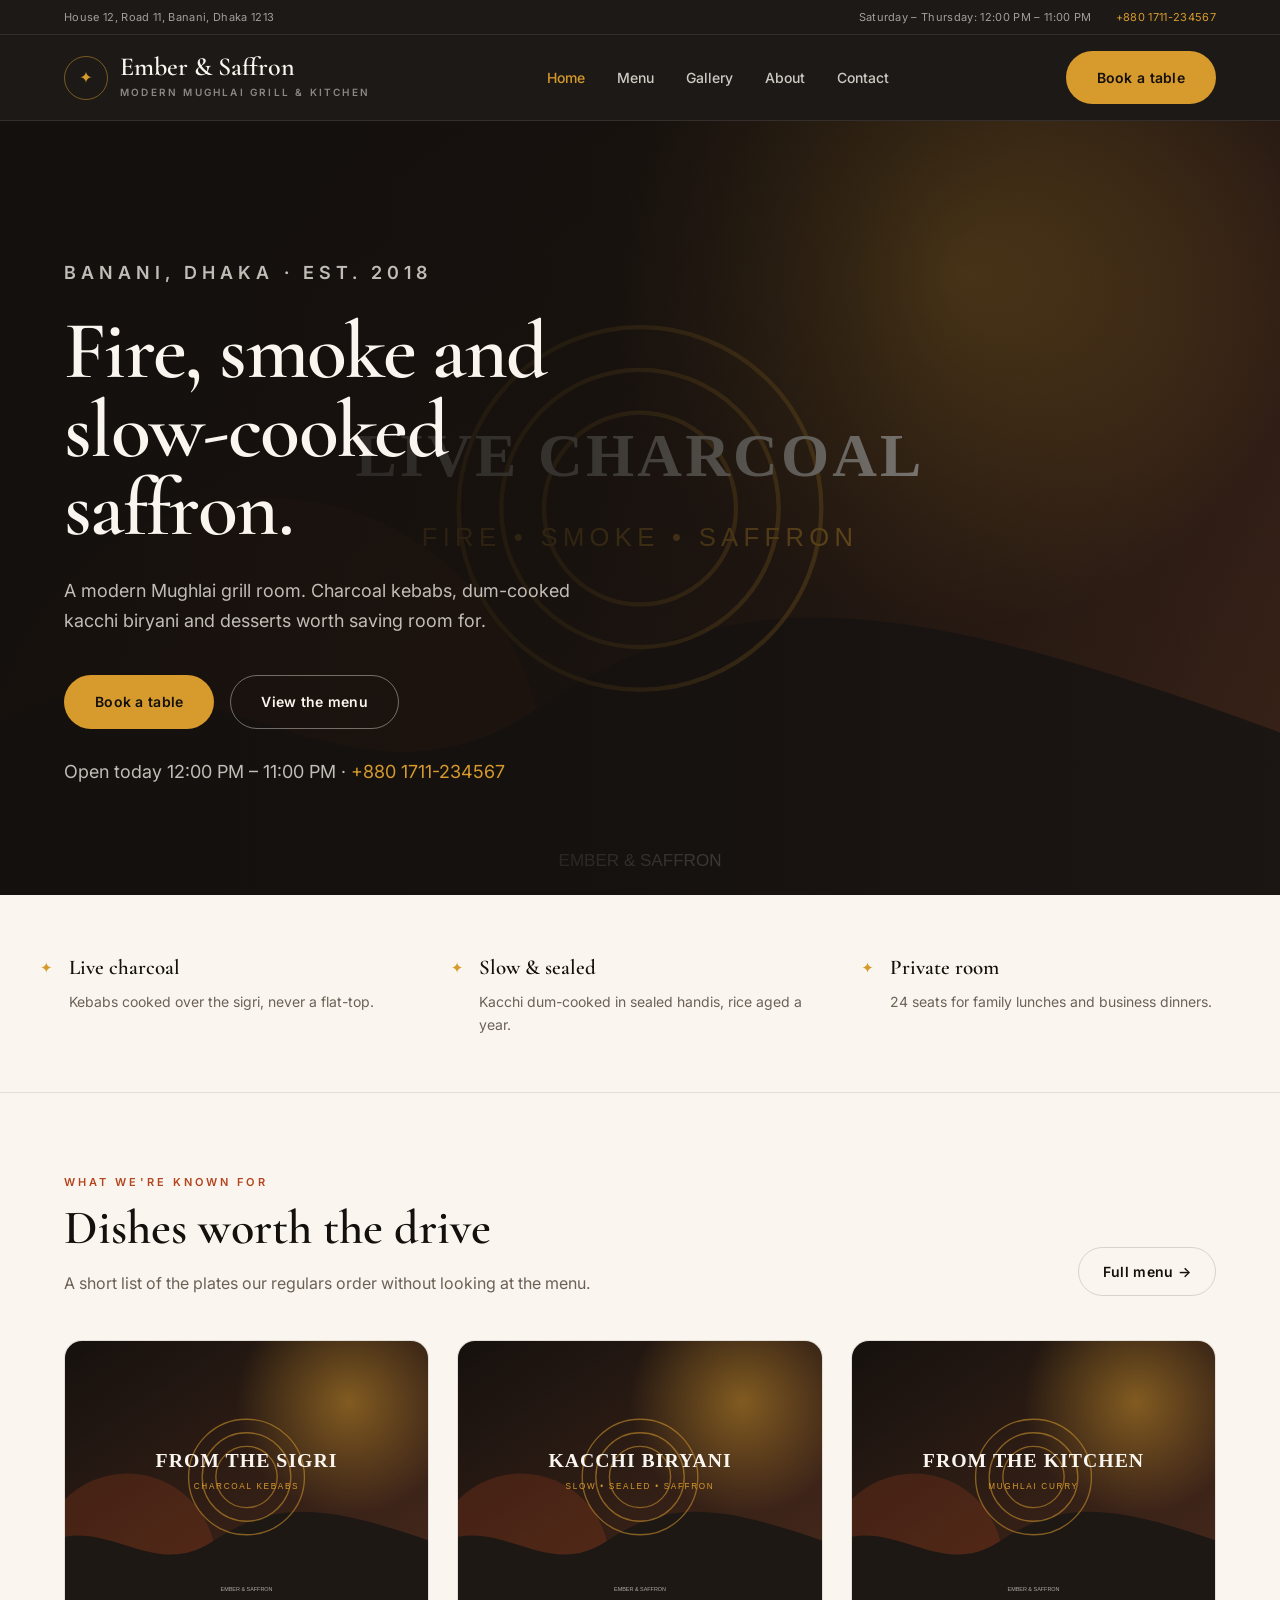
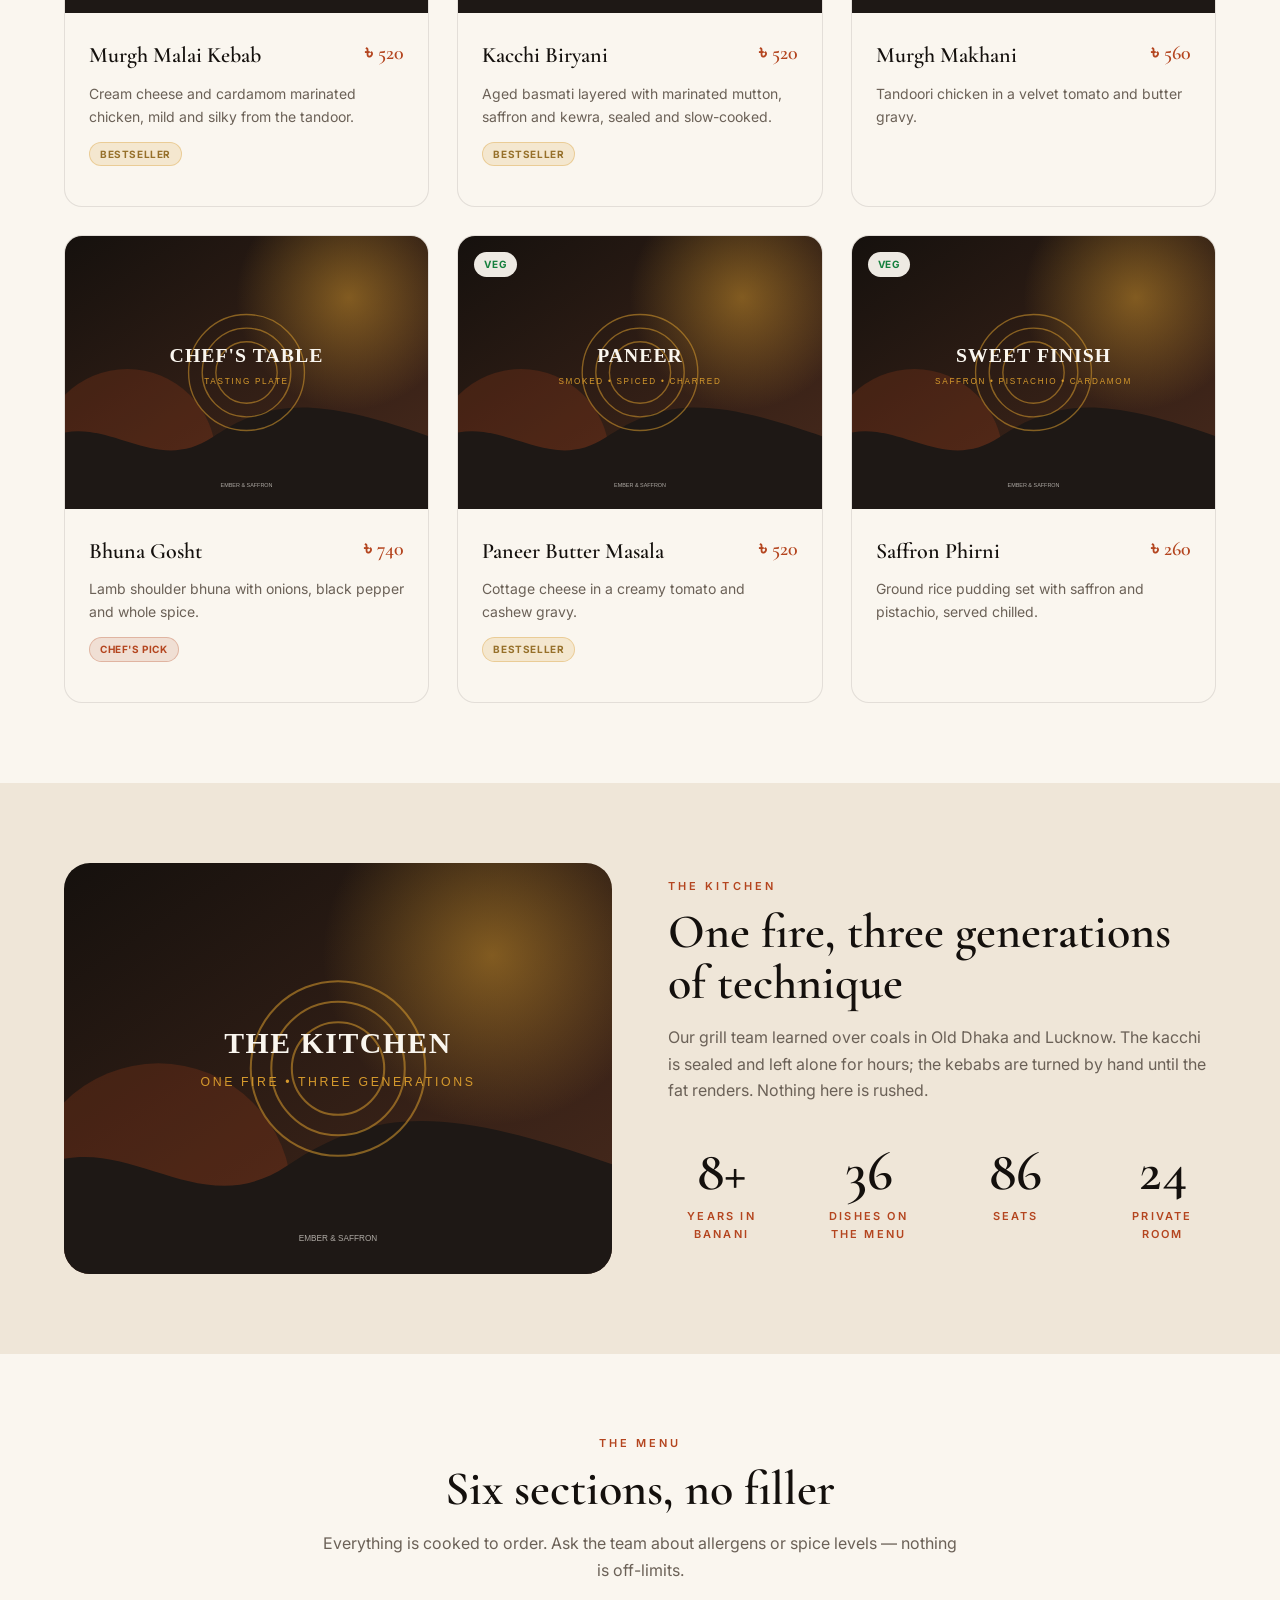
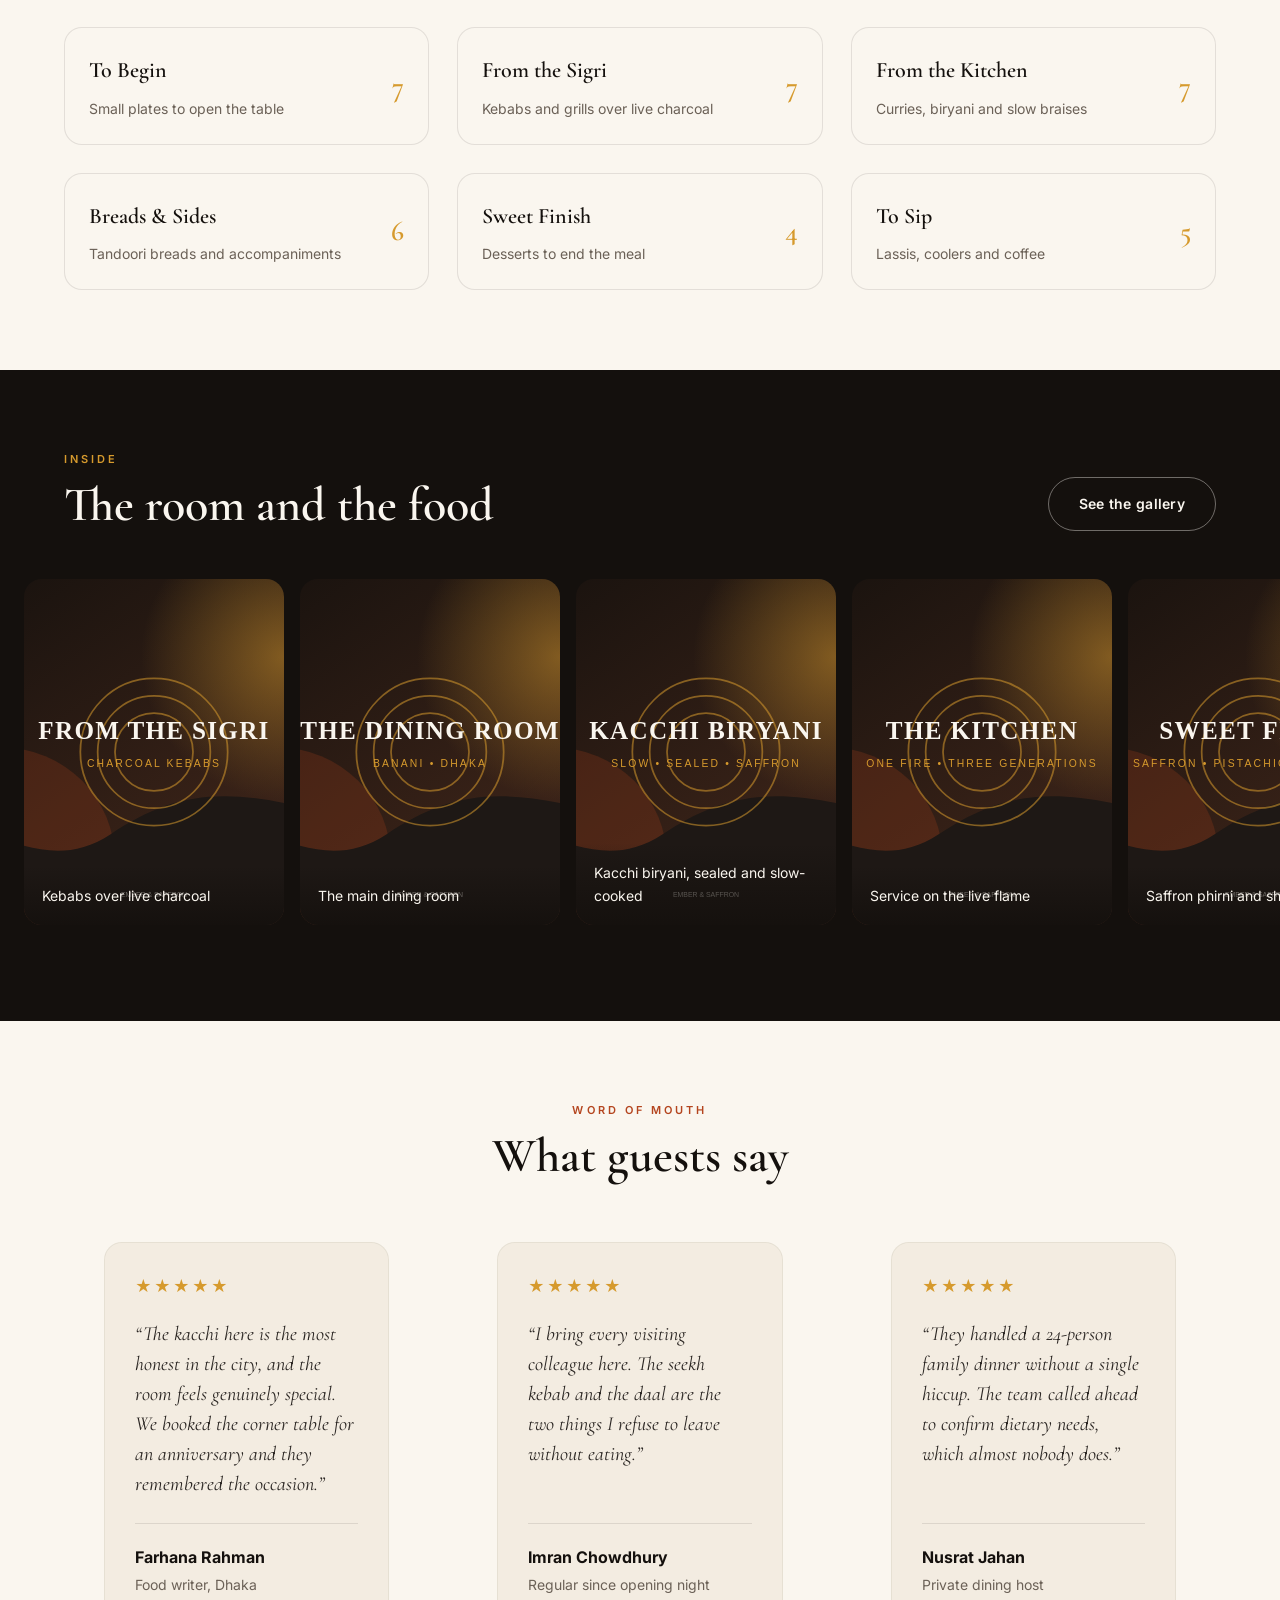
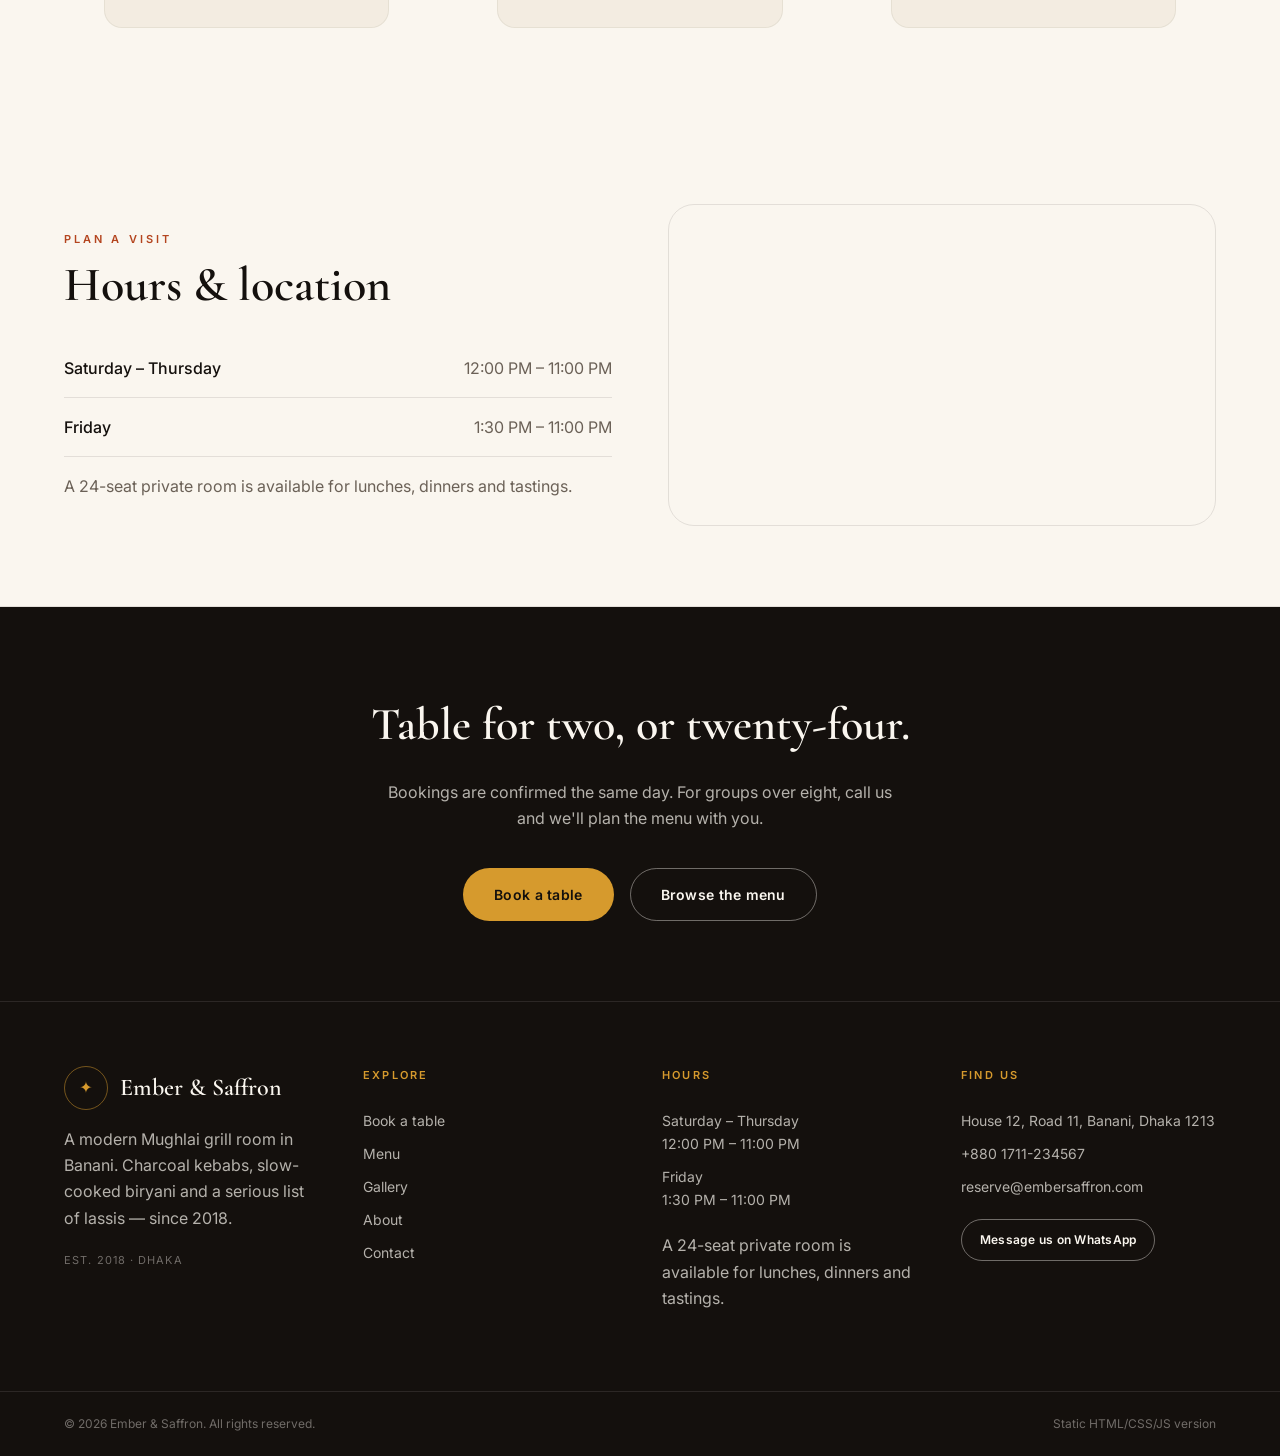
<file: index.html>
<!DOCTYPE html>
<html lang="en"><head>
<meta charset="utf-8"><meta name="viewport" content="width=device-width, initial-scale=1">
<title>Ember &amp; Saffron — Modern Mughlai grill &amp; kitchen</title>
<meta name="description" content="Ember &amp; Saffron — Modern Mughlai grill &amp; kitchen in Banani, Dhaka. Charcoal kebabs, dum-cooked kacchi biryani and a private dining room.">
<meta name="theme-color" content="#14100d">
<link rel="icon" href="data:image/svg+xml,%3Csvg xmlns='http://www.w3.org/2000/svg' viewBox='0 0 100 100'%3E%3Crect width='100' height='100' rx='22' fill='%2314100d'/%3E%3Ctext x='50' y='72' font-size='62' text-anchor='middle' fill='%23d69a2d'%3E%E2%9C%A6%3C/text%3E%3C/svg%3E">
<link rel="preconnect" href="https://fonts.googleapis.com"><link rel="preconnect" href="https://fonts.gstatic.com" crossorigin>
<link href="https://fonts.googleapis.com/css2?family=Cormorant+Garamond:wght@400;500;600;700&family=Inter:wght@400;500;600;700&display=swap" rel="stylesheet">
<link rel="stylesheet" href="assets/css/style.css"></head>
<body>
<header class="site-header">
<div class="topbar"><div class="wrap"><span>House 12, Road 11, Banani, Dhaka 1213</span><div class="topbar__right"><span>Saturday – Thursday: 12:00 PM – 11:00 PM</span><a href="tel:+8801711234567">+880 1711-234567</a></div></div></div>
<div class="header-bar"><div class="wrap">
<a class="brand" href="index.html"><span class="brand__mark">&#10022;</span><span><span class="brand__name">Ember & Saffron</span><span class="brand__tag">Modern Mughlai grill & kitchen</span></span></a>
<nav class="nav"><a href="index.html" class="is-active">Home</a><a href="menu.html" class="">Menu</a><a href="gallery.html" class="">Gallery</a><a href="about.html" class="">About</a><a href="contact.html" class="">Contact</a></nav>
<div class="header-actions"><a class="btn btn--primary" href="reservations.html">Book a table</a><button class="burger" type="button" aria-label="Toggle navigation" aria-expanded="false"><span></span><span></span></button></div>
</div></div>
<div class="mobile-nav" id="mobile-nav"><a href="index.html">Home</a><a href="menu.html">Menu</a><a href="gallery.html">Gallery</a><a href="about.html">About</a><a href="contact.html">Contact</a><a class="btn btn--primary" href="reservations.html">Book a table</a></div>
</header><main>
<section class="hero"><img class="hero__bg" src="assets/images/hero-grill.svg" alt="Charcoal grilled skewers"><div class="hero__scrim"></div><div class="wrap hero__inner">
<p class="eyebrow eyebrow--saffron">Banani, Dhaka &middot; Est. 2018</p><h1>Fire, smoke and slow-cooked saffron.</h1>
<p>A modern Mughlai grill room. Charcoal kebabs, dum-cooked kacchi biryani and desserts worth saving room for.</p>
<div class="hero__actions"><a class="btn btn--primary" href="reservations.html">Book a table</a><a class="btn btn--outline" href="menu.html">View the menu</a></div>
<p class="hero__note">Open today 12:00 PM – 11:00 PM &middot; <a href="tel:+8801711234567">+880 1711-234567</a></p></div></section>
<div class="section--bordered"><div class="wrap section section--tight"><div class="pillars">
<div class="pillar"><span class="pillar__icon">&#10022;</span><div><h3>Live charcoal</h3><p>Kebabs cooked over the sigri, never a flat-top.</p></div></div>
<div class="pillar"><span class="pillar__icon">&#10022;</span><div><h3>Slow &amp; sealed</h3><p>Kacchi dum-cooked in sealed handis, rice aged a year.</p></div></div>
<div class="pillar"><span class="pillar__icon">&#10022;</span><div><h3>Private room</h3><p>24 seats for family lunches and business dinners.</p></div></div>
</div></div></div>
<section class="section"><div class="wrap"><div class="section-head-row"><div class="section-head"><p class="eyebrow">What we're known for</p><h2 class="section-title">Dishes worth the drive</h2><p class="section-desc">A short list of the plates our regulars order without looking at the menu.</p></div><a class="btn btn--ghost" href="menu.html">Full menu &rarr;</a></div><div class="grid grid--3"><article class="card card--hover dish"><div class="dish__media"><img src="assets/images/kebab.svg" alt="Murgh Malai Kebab" loading="lazy"></div><div class="card__body">
<div class="dish__head"><h3 class="card__title">Murgh Malai Kebab</h3><span class="dish__price">৳ 520</span></div>
<p class="dish__desc">Cream cheese and cardamom marinated chicken, mild and silky from the tandoor.</p><p style="margin-top:14px;display:flex;flex-wrap:wrap;gap:6px"><span class="tag tag--bestseller">bestseller</span></p></div></article><article class="card card--hover dish"><div class="dish__media"><img src="assets/images/biryani.svg" alt="Kacchi Biryani" loading="lazy"></div><div class="card__body">
<div class="dish__head"><h3 class="card__title">Kacchi Biryani</h3><span class="dish__price">৳ 520</span></div>
<p class="dish__desc">Aged basmati layered with marinated mutton, saffron and kewra, sealed and slow-cooked.</p><p style="margin-top:14px;display:flex;flex-wrap:wrap;gap:6px"><span class="tag tag--bestseller">bestseller</span></p></div></article><article class="card card--hover dish"><div class="dish__media"><img src="assets/images/curry.svg" alt="Murgh Makhani" loading="lazy"></div><div class="card__body">
<div class="dish__head"><h3 class="card__title">Murgh Makhani</h3><span class="dish__price">৳ 560</span></div>
<p class="dish__desc">Tandoori chicken in a velvet tomato and butter gravy.</p></div></article><article class="card card--hover dish"><div class="dish__media"><img src="assets/images/plated.svg" alt="Bhuna Gosht" loading="lazy"></div><div class="card__body">
<div class="dish__head"><h3 class="card__title">Bhuna Gosht</h3><span class="dish__price">৳ 740</span></div>
<p class="dish__desc">Lamb shoulder bhuna with onions, black pepper and whole spice.</p><p style="margin-top:14px;display:flex;flex-wrap:wrap;gap:6px"><span class="tag tag--chefspick">chef&#x27;s pick</span></p></div></article><article class="card card--hover dish"><div class="dish__media"><img src="assets/images/paneer.svg" alt="Paneer Butter Masala" loading="lazy"><span class="dish__veg">Veg</span></div><div class="card__body">
<div class="dish__head"><h3 class="card__title">Paneer Butter Masala</h3><span class="dish__price">৳ 520</span></div>
<p class="dish__desc">Cottage cheese in a creamy tomato and cashew gravy.</p><p style="margin-top:14px;display:flex;flex-wrap:wrap;gap:6px"><span class="tag tag--bestseller">bestseller</span></p></div></article><article class="card card--hover dish"><div class="dish__media"><img src="assets/images/dessert.svg" alt="Saffron Phirni" loading="lazy"><span class="dish__veg">Veg</span></div><div class="card__body">
<div class="dish__head"><h3 class="card__title">Saffron Phirni</h3><span class="dish__price">৳ 260</span></div>
<p class="dish__desc">Ground rice pudding set with saffron and pistachio, served chilled.</p></div></article></div></div></section>
<section class="section section--sand"><div class="wrap split"><div class="media-frame"><img src="assets/images/chef.svg" alt="Chef working the live flame" loading="lazy"></div><div><div class="section-head"><p class="eyebrow">The kitchen</p><h2 class="section-title">One fire, three generations of technique</h2><p class="section-desc">Our grill team learned over coals in Old Dhaka and Lucknow. The kacchi is sealed and left alone for hours; the kebabs are turned by hand until the fat renders. Nothing here is rushed.</p></div>
<dl class="stat-grid" style="margin-top:40px"><div><dd class="stat-grid__value">8+</dd><dt class="stat-grid__label">Years in Banani</dt></div><div><dd class="stat-grid__value">36</dd><dt class="stat-grid__label">Dishes on the menu</dt></div><div><dd class="stat-grid__value">86</dd><dt class="stat-grid__label">Seats</dt></div><div><dd class="stat-grid__value">24</dd><dt class="stat-grid__label">Private room</dt></div></dl></div></div></section>
<section class="section"><div class="wrap"><div class="section-head section-head--center"><p class="eyebrow">The menu</p><h2 class="section-title">Six sections, no filler</h2><p class="section-desc">Everything is cooked to order. Ask the team about allergens or spice levels — nothing is off-limits.</p></div><div class="grid grid--3" style="margin-top:44px"><a class="card card--hover" href="menu.html#starters" style="padding:24px;display:flex;align-items:center;justify-content:space-between;gap:16px">
<div><h3 class="card__title">To Begin</h3><p class="dish__desc">Small plates to open the table</p></div>
<span style="font-family:var(--display);font-size:28px;font-weight:600;color:var(--saffron)">7</span></a><a class="card card--hover" href="menu.html#kebabs" style="padding:24px;display:flex;align-items:center;justify-content:space-between;gap:16px">
<div><h3 class="card__title">From the Sigri</h3><p class="dish__desc">Kebabs and grills over live charcoal</p></div>
<span style="font-family:var(--display);font-size:28px;font-weight:600;color:var(--saffron)">7</span></a><a class="card card--hover" href="menu.html#mains" style="padding:24px;display:flex;align-items:center;justify-content:space-between;gap:16px">
<div><h3 class="card__title">From the Kitchen</h3><p class="dish__desc">Curries, biryani and slow braises</p></div>
<span style="font-family:var(--display);font-size:28px;font-weight:600;color:var(--saffron)">7</span></a><a class="card card--hover" href="menu.html#breads" style="padding:24px;display:flex;align-items:center;justify-content:space-between;gap:16px">
<div><h3 class="card__title">Breads &amp; Sides</h3><p class="dish__desc">Tandoori breads and accompaniments</p></div>
<span style="font-family:var(--display);font-size:28px;font-weight:600;color:var(--saffron)">6</span></a><a class="card card--hover" href="menu.html#desserts" style="padding:24px;display:flex;align-items:center;justify-content:space-between;gap:16px">
<div><h3 class="card__title">Sweet Finish</h3><p class="dish__desc">Desserts to end the meal</p></div>
<span style="font-family:var(--display);font-size:28px;font-weight:600;color:var(--saffron)">4</span></a><a class="card card--hover" href="menu.html#drinks" style="padding:24px;display:flex;align-items:center;justify-content:space-between;gap:16px">
<div><h3 class="card__title">To Sip</h3><p class="dish__desc">Lassis, coolers and coffee</p></div>
<span style="font-family:var(--display);font-size:28px;font-weight:600;color:var(--saffron)">5</span></a></div></div></section>
<section class="section section--ink"><div class="wrap section-head-row" style="margin-bottom:0"><div class="section-head"><p class="eyebrow eyebrow--saffron">Inside</p><h2 class="section-title" style="color:var(--cream)">The room and the food</h2></div><a class="btn btn--outline" href="gallery.html">See the gallery</a></div><div class="gallery-strip"><figure><img src="assets/images/kebab.svg" alt="Kebabs over live charcoal" loading="lazy"><figcaption>Kebabs over live charcoal</figcaption></figure><figure><img src="assets/images/interior.svg" alt="The main dining room" loading="lazy"><figcaption>The main dining room</figcaption></figure><figure><img src="assets/images/biryani.svg" alt="Kacchi biryani, sealed and slow-cooked" loading="lazy"><figcaption>Kacchi biryani, sealed and slow-cooked</figcaption></figure><figure><img src="assets/images/chef.svg" alt="Service on the live flame" loading="lazy"><figcaption>Service on the live flame</figcaption></figure><figure><img src="assets/images/dessert.svg" alt="Saffron phirni and shahi tukda" loading="lazy"><figcaption>Saffron phirni and shahi tukda</figcaption></figure><figure><img src="assets/images/bread.svg" alt="Breads from the tandoor" loading="lazy"><figcaption>Breads from the tandoor</figcaption></figure><figure><img src="assets/images/lassi.svg" alt="Alphonso mango lassi" loading="lazy"><figcaption>Alphonso mango lassi</figcaption></figure></div></section>
<section class="section"><div class="wrap"><div class="section-head section-head--center"><p class="eyebrow">Word of mouth</p><h2 class="section-title">What guests say</h2></div><div class="grid grid--3" style="margin-top:44px"><figure class="quote"><div class="quote__stars">★★★★★</div><blockquote>&ldquo;The kacchi here is the most honest in the city, and the room feels genuinely special. We booked the corner table for an anniversary and they remembered the occasion.&rdquo;</blockquote>
<figcaption><strong>Farhana Rahman</strong><span>Food writer, Dhaka</span></figcaption></figure><figure class="quote"><div class="quote__stars">★★★★★</div><blockquote>&ldquo;I bring every visiting colleague here. The seekh kebab and the daal are the two things I refuse to leave without eating.&rdquo;</blockquote>
<figcaption><strong>Imran Chowdhury</strong><span>Regular since opening night</span></figcaption></figure><figure class="quote"><div class="quote__stars">★★★★★</div><blockquote>&ldquo;They handled a 24-person family dinner without a single hiccup. The team called ahead to confirm dietary needs, which almost nobody does.&rdquo;</blockquote>
<figcaption><strong>Nusrat Jahan</strong><span>Private dining host</span></figcaption></figure></div></div></section>
<div class="section--bordered"><section class="section"><div class="wrap split"><div><div class="section-head"><p class="eyebrow">Plan a visit</p><h2 class="section-title">Hours &amp; location</h2></div><ul class="hours-list" style="margin-top:28px"><li><span>Saturday – Thursday</span><span>12:00 PM – 11:00 PM</span></li><li><span>Friday</span><span>1:30 PM – 11:00 PM</span></li></ul><p class="section-desc">A 24-seat private room is available for lunches, dinners and tastings.</p></div>
<div class="map-frame"><iframe title="Map" src="https://www.google.com/maps?q=Banani, Dhaka, Bangladesh&amp;output=embed" loading="lazy" referrerpolicy="no-referrer-when-downgrade"></iframe></div></div></section></div>
<section class="cta-band"><div class="wrap"><h2>Table for two, or twenty-four.</h2><p>Bookings are confirmed the same day. For groups over eight, call us and we'll plan the menu with you.</p><div class="cta-band__actions"><a class="btn btn--primary" href="reservations.html">Book a table</a><a class="btn btn--outline" href="menu.html">Browse the menu</a></div></div></section>
</main>
<footer class="site-footer"><div class="wrap"><div class="footer-grid">
<div><div class="footer-brand"><span class="brand__mark">&#10022;</span><span class="footer-brand__name">Ember & Saffron</span></div>
<p>A modern Mughlai grill room in Banani. Charcoal kebabs, slow-cooked biryani and a serious list of lassis — since 2018.</p><p class="footer-est">Est. 2018 &middot; Dhaka</p></div>
<div><h4>Explore</h4><ul><li><a href="reservations.html">Book a table</a></li><li><a href="menu.html">Menu</a></li><li><a href="gallery.html">Gallery</a></li><li><a href="about.html">About</a></li><li><a href="contact.html">Contact</a></li></ul></div>
<div><h4>Hours</h4><ul><li>Saturday – Thursday<br>12:00 PM – 11:00 PM</li><li>Friday<br>1:30 PM – 11:00 PM</li></ul><p>A 24-seat private room is available for lunches, dinners and tastings.</p></div>
<div><h4>Find us</h4><ul><li>House 12, Road 11, Banani, Dhaka 1213</li><li><a href="tel:+8801711234567">+880 1711-234567</a></li><li><a href="mailto:reserve@embersaffron.com">reserve@embersaffron.com</a></li></ul>
<p><a class="btn btn--outline btn--sm" target="_blank" rel="noopener" href="https://wa.me/8801711234567">Message us on WhatsApp</a></p></div>
</div></div><div class="footer-bottom"><div class="wrap"><span>&copy; 2026 Ember & Saffron. All rights reserved.</span><span>Static HTML/CSS/JS version</span></div></div></footer>
<script src="assets/js/main.js"></script><script src="assets/js/site.js"></script></body></html>
</file>
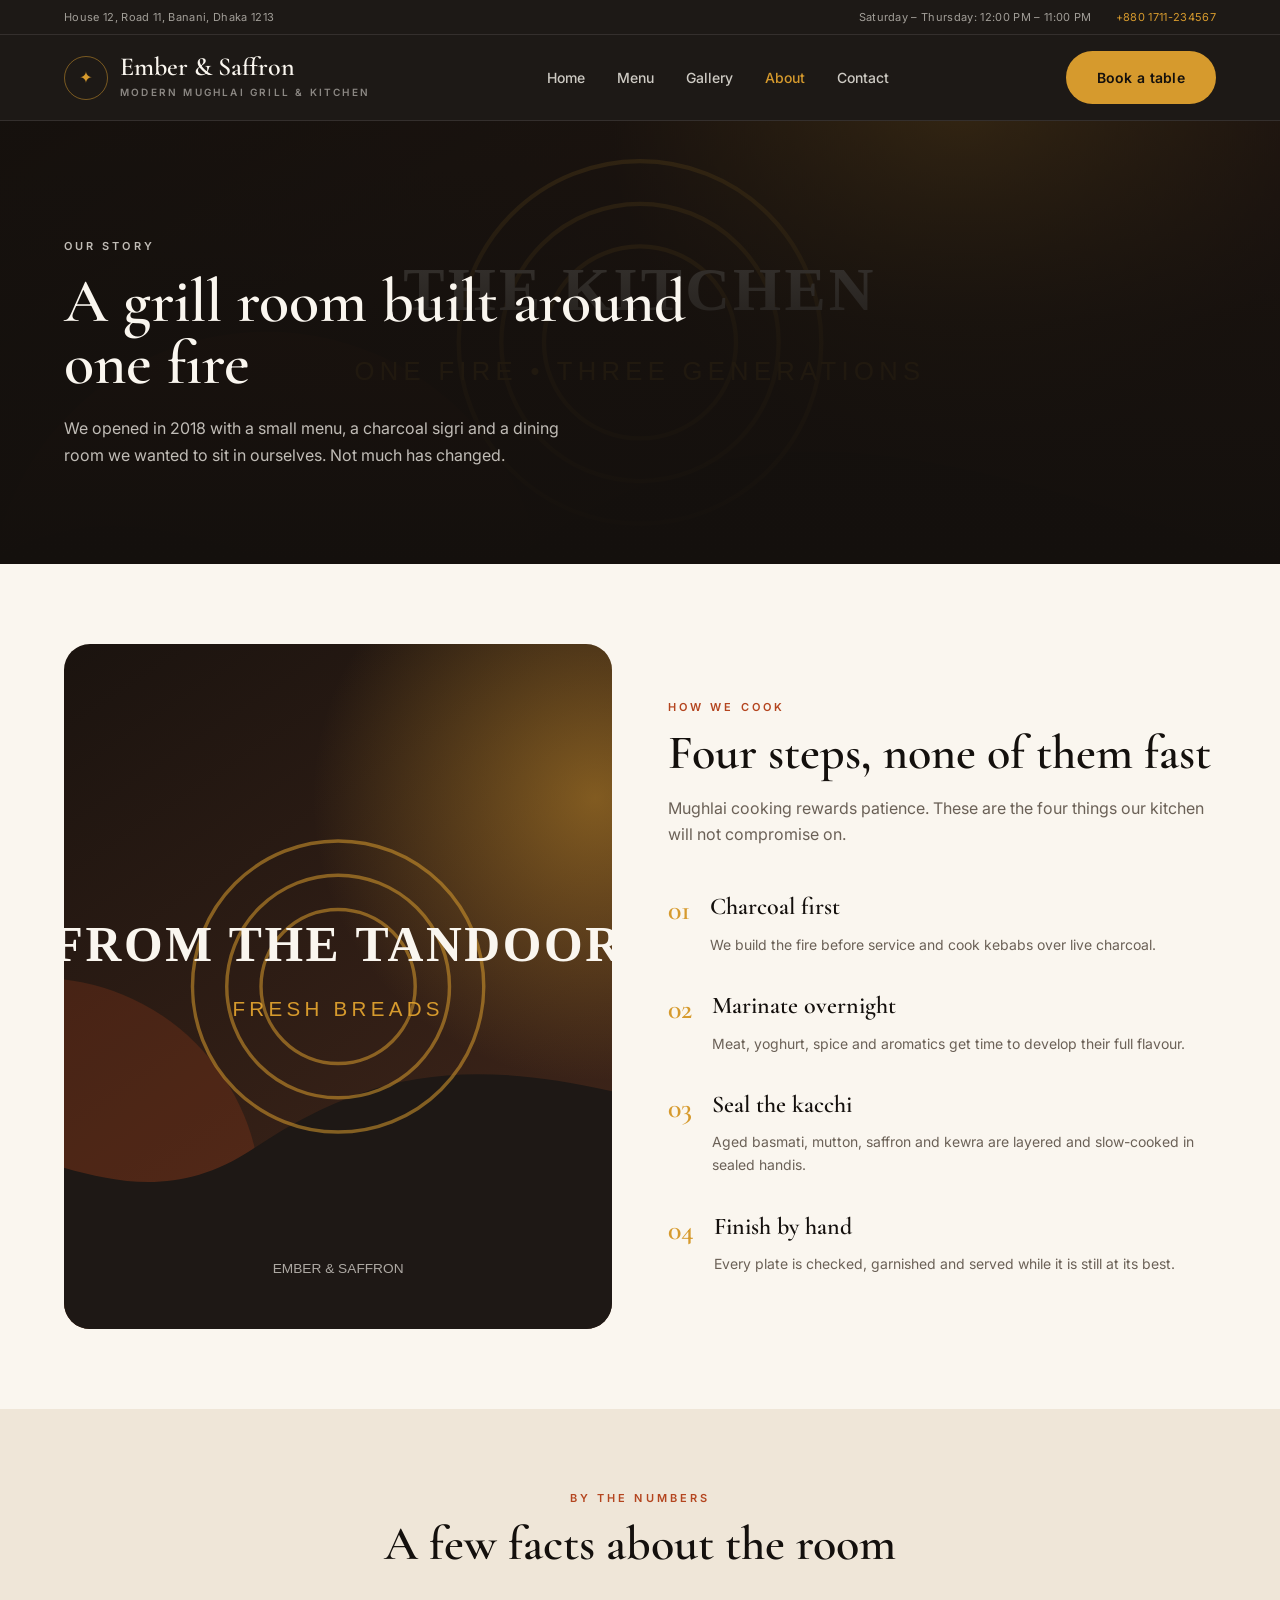
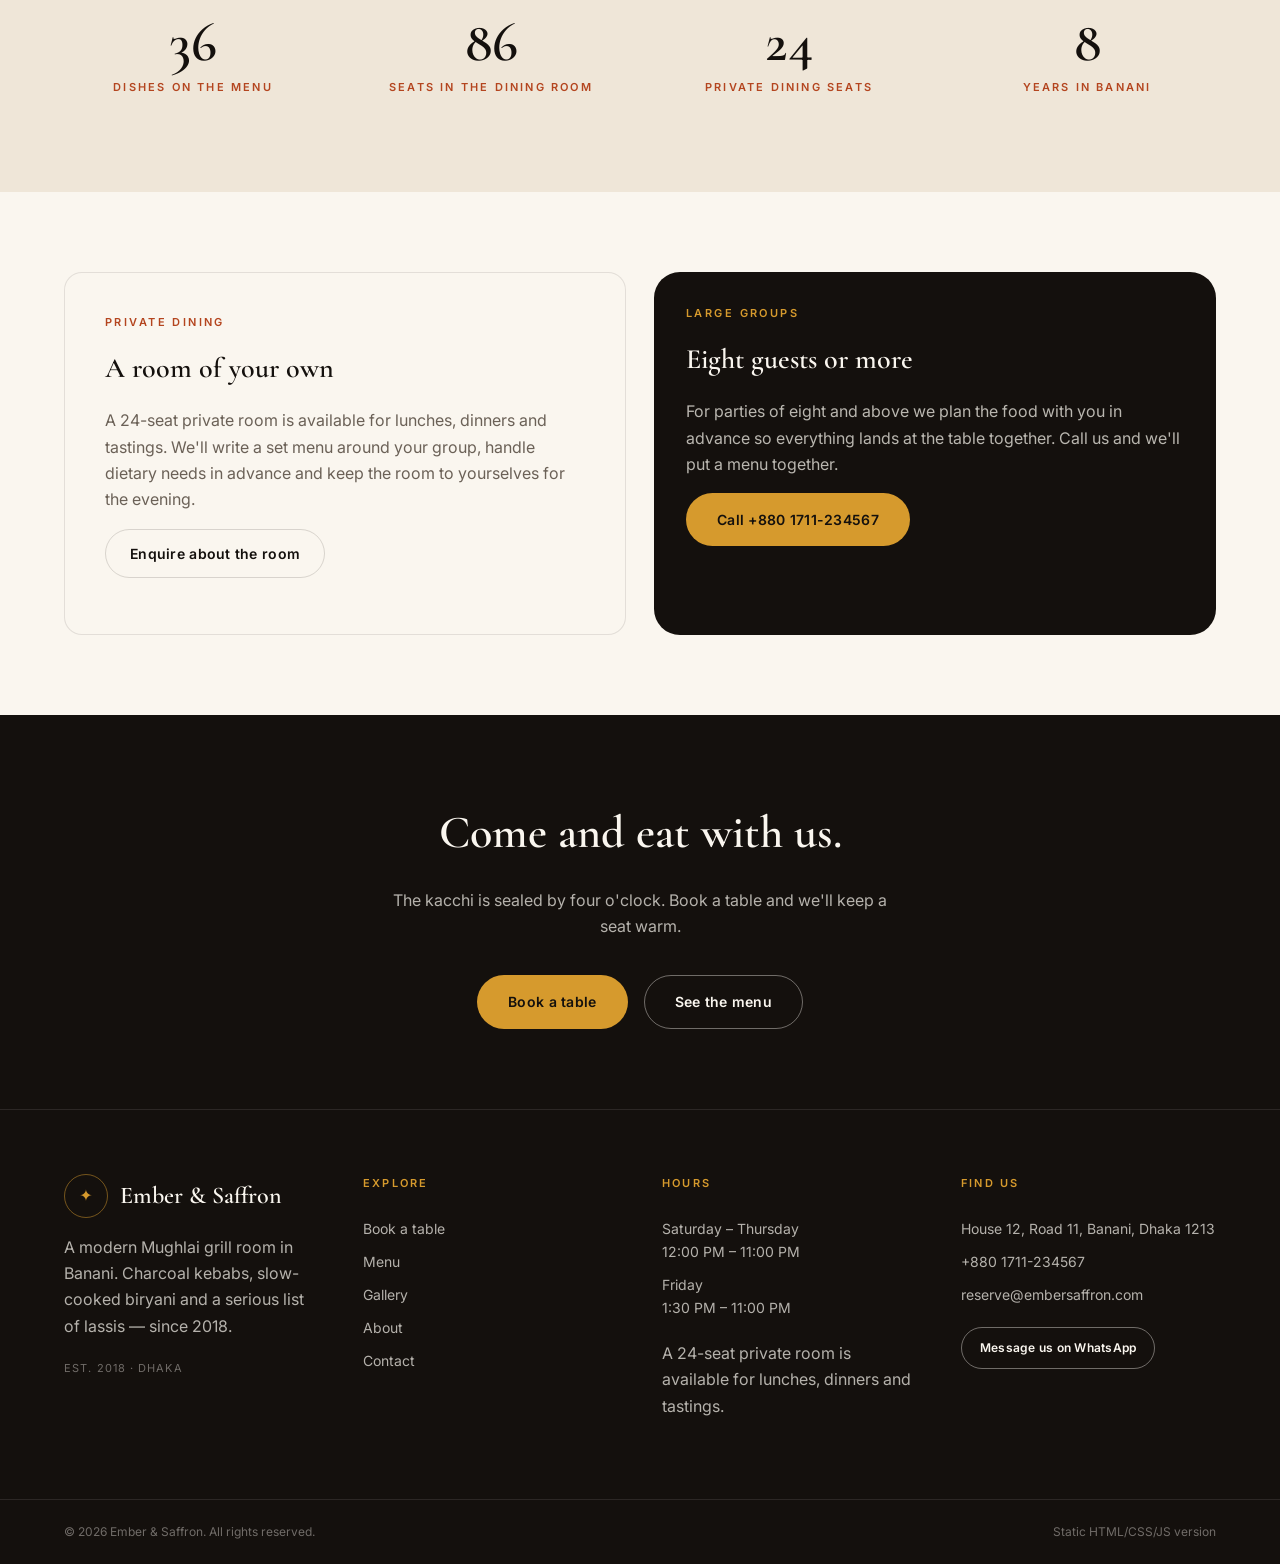
<file: about.html>
<!DOCTYPE html>
<html lang="en"><head>
<meta charset="utf-8"><meta name="viewport" content="width=device-width, initial-scale=1">
<title>About | Ember &amp; Saffron</title>
<meta name="description" content="Learn the story, cooking philosophy and private dining options at Ember &amp; Saffron in Banani, Dhaka.">
<meta name="theme-color" content="#14100d">
<link rel="icon" href="data:image/svg+xml,%3Csvg xmlns='http://www.w3.org/2000/svg' viewBox='0 0 100 100'%3E%3Crect width='100' height='100' rx='22' fill='%2314100d'/%3E%3Ctext x='50' y='72' font-size='62' text-anchor='middle' fill='%23d69a2d'%3E%E2%9C%A6%3C/text%3E%3C/svg%3E">
<link rel="preconnect" href="https://fonts.googleapis.com"><link rel="preconnect" href="https://fonts.gstatic.com" crossorigin>
<link href="https://fonts.googleapis.com/css2?family=Cormorant+Garamond:wght@400;500;600;700&family=Inter:wght@400;500;600;700&display=swap" rel="stylesheet">
<link rel="stylesheet" href="assets/css/style.css"></head>
<body>
<header class="site-header">
<div class="topbar"><div class="wrap"><span>House 12, Road 11, Banani, Dhaka 1213</span><div class="topbar__right"><span>Saturday – Thursday: 12:00 PM – 11:00 PM</span><a href="tel:+8801711234567">+880 1711-234567</a></div></div></div>
<div class="header-bar"><div class="wrap">
<a class="brand" href="index.html"><span class="brand__mark">&#10022;</span><span><span class="brand__name">Ember & Saffron</span><span class="brand__tag">Modern Mughlai grill & kitchen</span></span></a>
<nav class="nav"><a href="index.html" class="">Home</a><a href="menu.html" class="">Menu</a><a href="gallery.html" class="">Gallery</a><a href="about.html" class="is-active">About</a><a href="contact.html" class="">Contact</a></nav>
<div class="header-actions"><a class="btn btn--primary" href="reservations.html">Book a table</a><button class="burger" type="button" aria-label="Toggle navigation" aria-expanded="false"><span></span><span></span></button></div>
</div></div>
<div class="mobile-nav" id="mobile-nav"><a href="index.html">Home</a><a href="menu.html">Menu</a><a href="gallery.html">Gallery</a><a href="about.html">About</a><a href="contact.html">Contact</a><a class="btn btn--primary" href="reservations.html">Book a table</a></div>
</header><main>
<section class="banner"><img class="banner__bg" src="assets/images/chef.svg" alt=""><div class="banner__scrim"></div><div class="wrap banner__inner"><p class="eyebrow eyebrow--saffron">Our story</p><h1>A grill room built around one fire</h1><p>We opened in 2018 with a small menu, a charcoal sigri and a dining room we wanted to sit in ourselves. Not much has changed.</p></div></section>
<section class="section"><div class="wrap split"><div class="media-frame media-frame--tall"><img src="assets/images/bread.svg" alt="Breads baking in the tandoor" loading="lazy"></div><div><div class="section-head"><p class="eyebrow">How we cook</p><h2 class="section-title">Four steps, none of them fast</h2><p class="section-desc">Mughlai cooking rewards patience. These are the four things our kitchen will not compromise on.</p></div><ol style="list-style:none;margin:40px 0 0;padding:0;display:grid;gap:30px"><li style="display:flex;gap:20px"><span style="font-family:var(--display);font-size:28px;font-weight:600;color:var(--saffron)">01</span><div><h3 style="font-family:var(--display);font-size:24px;font-weight:600;margin:0">Charcoal first</h3><p style="margin:6px 0 0;font-size:14px;color:var(--mute)">We build the fire before service and cook kebabs over live charcoal.</p></div></li><li style="display:flex;gap:20px"><span style="font-family:var(--display);font-size:28px;font-weight:600;color:var(--saffron)">02</span><div><h3 style="font-family:var(--display);font-size:24px;font-weight:600;margin:0">Marinate overnight</h3><p style="margin:6px 0 0;font-size:14px;color:var(--mute)">Meat, yoghurt, spice and aromatics get time to develop their full flavour.</p></div></li><li style="display:flex;gap:20px"><span style="font-family:var(--display);font-size:28px;font-weight:600;color:var(--saffron)">03</span><div><h3 style="font-family:var(--display);font-size:24px;font-weight:600;margin:0">Seal the kacchi</h3><p style="margin:6px 0 0;font-size:14px;color:var(--mute)">Aged basmati, mutton, saffron and kewra are layered and slow-cooked in sealed handis.</p></div></li><li style="display:flex;gap:20px"><span style="font-family:var(--display);font-size:28px;font-weight:600;color:var(--saffron)">04</span><div><h3 style="font-family:var(--display);font-size:24px;font-weight:600;margin:0">Finish by hand</h3><p style="margin:6px 0 0;font-size:14px;color:var(--mute)">Every plate is checked, garnished and served while it is still at its best.</p></div></li></ol></div></div></section>
<section class="section section--sand"><div class="wrap"><div class="section-head section-head--center"><p class="eyebrow">By the numbers</p><h2 class="section-title">A few facts about the room</h2></div><dl class="stat-grid" style="margin-top:44px"><div><dd class="stat-grid__value">36</dd><dt class="stat-grid__label">Dishes on the menu</dt></div><div><dd class="stat-grid__value">86</dd><dt class="stat-grid__label">Seats in the dining room</dt></div><div><dd class="stat-grid__value">24</dd><dt class="stat-grid__label">Private dining seats</dt></div><div><dd class="stat-grid__value">8</dd><dt class="stat-grid__label">Years in Banani</dt></div></dl></div></section>
<section class="section"><div class="wrap grid grid--2"><div class="card" style="padding:40px"><p class="panel__label">Private dining</p><h3 class="panel__title">A room of your own</h3><p class="section-desc">A 24-seat private room is available for lunches, dinners and tastings. We'll write a set menu around your group, handle dietary needs in advance and keep the room to yourselves for the evening.</p><p><a class="btn btn--ghost" href="contact.html">Enquire about the room</a></p></div><div class="panel panel--ink"><p class="panel__label">Large groups</p><h3 class="panel__title">Eight guests or more</h3><p>For parties of eight and above we plan the food with you in advance so everything lands at the table together. Call us and we'll put a menu together.</p><p><a class="btn btn--primary" href="tel:+8801711234567">Call +880 1711-234567</a></p></div></div></section>
<section class="cta-band"><div class="wrap"><h2>Come and eat with us.</h2><p>The kacchi is sealed by four o'clock. Book a table and we'll keep a seat warm.</p><div class="cta-band__actions"><a class="btn btn--primary" href="reservations.html">Book a table</a><a class="btn btn--outline" href="menu.html">See the menu</a></div></div></section></main>
<footer class="site-footer"><div class="wrap"><div class="footer-grid">
<div><div class="footer-brand"><span class="brand__mark">&#10022;</span><span class="footer-brand__name">Ember & Saffron</span></div>
<p>A modern Mughlai grill room in Banani. Charcoal kebabs, slow-cooked biryani and a serious list of lassis — since 2018.</p><p class="footer-est">Est. 2018 &middot; Dhaka</p></div>
<div><h4>Explore</h4><ul><li><a href="reservations.html">Book a table</a></li><li><a href="menu.html">Menu</a></li><li><a href="gallery.html">Gallery</a></li><li><a href="about.html">About</a></li><li><a href="contact.html">Contact</a></li></ul></div>
<div><h4>Hours</h4><ul><li>Saturday – Thursday<br>12:00 PM – 11:00 PM</li><li>Friday<br>1:30 PM – 11:00 PM</li></ul><p>A 24-seat private room is available for lunches, dinners and tastings.</p></div>
<div><h4>Find us</h4><ul><li>House 12, Road 11, Banani, Dhaka 1213</li><li><a href="tel:+8801711234567">+880 1711-234567</a></li><li><a href="mailto:reserve@embersaffron.com">reserve@embersaffron.com</a></li></ul>
<p><a class="btn btn--outline btn--sm" target="_blank" rel="noopener" href="https://wa.me/8801711234567">Message us on WhatsApp</a></p></div>
</div></div><div class="footer-bottom"><div class="wrap"><span>&copy; 2026 Ember & Saffron. All rights reserved.</span><span>Static HTML/CSS/JS version</span></div></div></footer>
<script src="assets/js/main.js"></script><script src="assets/js/site.js"></script></body></html>
</file>
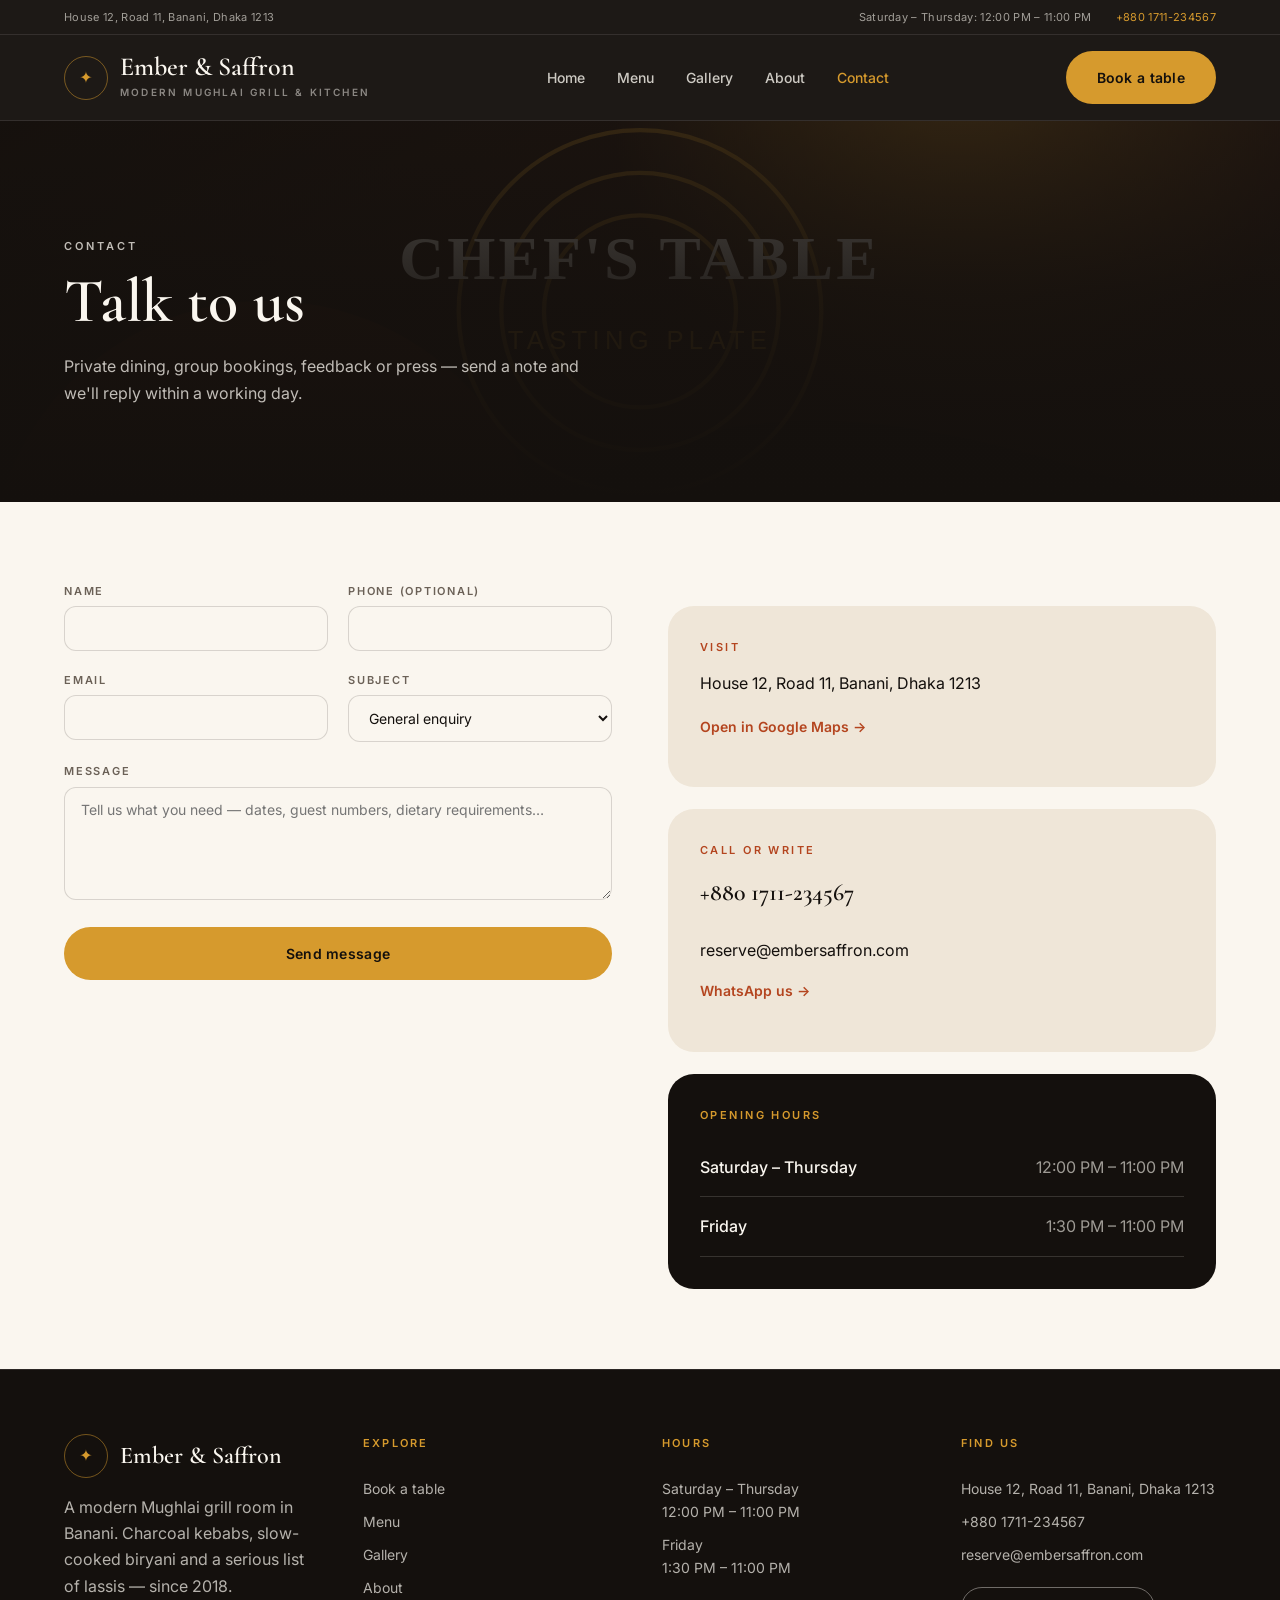
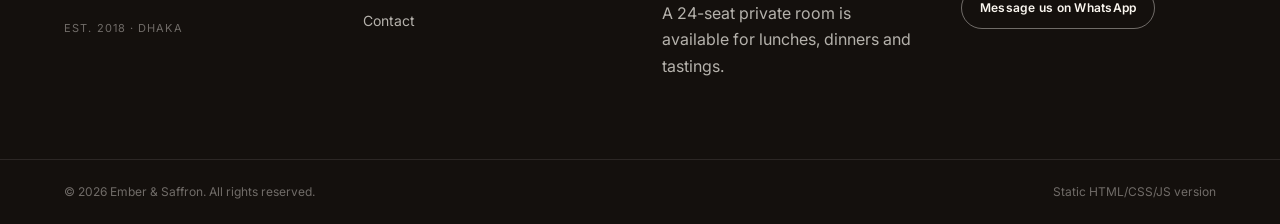
<file: contact.html>
<!DOCTYPE html>
<html lang="en"><head>
<meta charset="utf-8"><meta name="viewport" content="width=device-width, initial-scale=1">
<title>Contact | Ember &amp; Saffron</title>
<meta name="description" content="Contact Ember &amp; Saffron for private dining, group bookings, feedback or press enquiries.">
<meta name="theme-color" content="#14100d">
<link rel="icon" href="data:image/svg+xml,%3Csvg xmlns='http://www.w3.org/2000/svg' viewBox='0 0 100 100'%3E%3Crect width='100' height='100' rx='22' fill='%2314100d'/%3E%3Ctext x='50' y='72' font-size='62' text-anchor='middle' fill='%23d69a2d'%3E%E2%9C%A6%3C/text%3E%3C/svg%3E">
<link rel="preconnect" href="https://fonts.googleapis.com"><link rel="preconnect" href="https://fonts.gstatic.com" crossorigin>
<link href="https://fonts.googleapis.com/css2?family=Cormorant+Garamond:wght@400;500;600;700&family=Inter:wght@400;500;600;700&display=swap" rel="stylesheet">
<link rel="stylesheet" href="assets/css/style.css"></head>
<body>
<header class="site-header">
<div class="topbar"><div class="wrap"><span>House 12, Road 11, Banani, Dhaka 1213</span><div class="topbar__right"><span>Saturday – Thursday: 12:00 PM – 11:00 PM</span><a href="tel:+8801711234567">+880 1711-234567</a></div></div></div>
<div class="header-bar"><div class="wrap">
<a class="brand" href="index.html"><span class="brand__mark">&#10022;</span><span><span class="brand__name">Ember & Saffron</span><span class="brand__tag">Modern Mughlai grill & kitchen</span></span></a>
<nav class="nav"><a href="index.html" class="">Home</a><a href="menu.html" class="">Menu</a><a href="gallery.html" class="">Gallery</a><a href="about.html" class="">About</a><a href="contact.html" class="is-active">Contact</a></nav>
<div class="header-actions"><a class="btn btn--primary" href="reservations.html">Book a table</a><button class="burger" type="button" aria-label="Toggle navigation" aria-expanded="false"><span></span><span></span></button></div>
</div></div>
<div class="mobile-nav" id="mobile-nav"><a href="index.html">Home</a><a href="menu.html">Menu</a><a href="gallery.html">Gallery</a><a href="about.html">About</a><a href="contact.html">Contact</a><a class="btn btn--primary" href="reservations.html">Book a table</a></div>
</header><main>
<section class="banner"><img class="banner__bg" src="assets/images/plated.svg" alt=""><div class="banner__scrim"></div><div class="wrap banner__inner"><p class="eyebrow eyebrow--saffron">Contact</p><h1>Talk to us</h1><p>Private dining, group bookings, feedback or press — send a note and we'll reply within a working day.</p></div></section>
<section class="section"><div class="wrap split" style="align-items:start"><div>
<form data-static-form="contact" class="form-grid" novalidate>
<label class="field"><span>Name</span><input type="text" name="name" required maxlength="120"></label>
<label class="field"><span>Phone (optional)</span><input type="tel" name="phone" maxlength="40"></label>
<label class="field"><span>Email</span><input type="email" name="email" required maxlength="180"></label>
<label class="field"><span>Subject</span><select name="subject" required><option value="General enquiry">General enquiry</option><option value="Private dining">Private dining</option><option value="Group booking">Group booking</option><option value="Feedback">Feedback</option><option value="Press / media">Press / media</option></select></label>
<label class="field field--full"><span>Message</span><textarea name="message" rows="5" required minlength="10" maxlength="4000" placeholder="Tell us what you need — dates, guest numbers, dietary requirements…"></textarea></label>
<div class="field--full"><button type="submit" class="btn btn--primary btn--block">Send message</button><p class="form-status form-note" aria-live="polite"></p></div>
</form></div>
<aside class="stack" style="gap:22px"><div class="panel"><p class="panel__label">Visit</p><p style="margin-top:14px">House 12, Road 11, Banani, Dhaka 1213</p><p style="margin-top:12px"><a class="link-arrow" target="_blank" rel="noopener" href="https://maps.google.com/?q=Banani, Dhaka, Bangladesh">Open in Google Maps &rarr;</a></p></div>
<div class="panel"><p class="panel__label">Call or write</p><p style="margin-top:14px;font-family:var(--display);font-size:24px;font-weight:600"><a href="tel:+8801711234567">+880 1711-234567</a></p><p style="margin:4px 0 0"><a href="mailto:reserve@embersaffron.com">reserve@embersaffron.com</a></p><p style="margin-top:14px"><a class="link-arrow" target="_blank" rel="noopener" href="https://wa.me/8801711234567">WhatsApp us &rarr;</a></p></div>
<div class="panel panel--ink"><p class="panel__label">Opening hours</p><ul class="hours-list" style="margin-top:14px;border-color:rgba(250,246,239,0.15)"><li style="border-color:rgba(250,246,239,0.15)"><span>Saturday – Thursday</span><span style="color:rgba(250,246,239,0.6)">12:00 PM – 11:00 PM</span></li><li style="border-color:rgba(250,246,239,0.15)"><span>Friday</span><span style="color:rgba(250,246,239,0.6)">1:30 PM – 11:00 PM</span></li></ul></div></aside></div></section></main>
<footer class="site-footer"><div class="wrap"><div class="footer-grid">
<div><div class="footer-brand"><span class="brand__mark">&#10022;</span><span class="footer-brand__name">Ember & Saffron</span></div>
<p>A modern Mughlai grill room in Banani. Charcoal kebabs, slow-cooked biryani and a serious list of lassis — since 2018.</p><p class="footer-est">Est. 2018 &middot; Dhaka</p></div>
<div><h4>Explore</h4><ul><li><a href="reservations.html">Book a table</a></li><li><a href="menu.html">Menu</a></li><li><a href="gallery.html">Gallery</a></li><li><a href="about.html">About</a></li><li><a href="contact.html">Contact</a></li></ul></div>
<div><h4>Hours</h4><ul><li>Saturday – Thursday<br>12:00 PM – 11:00 PM</li><li>Friday<br>1:30 PM – 11:00 PM</li></ul><p>A 24-seat private room is available for lunches, dinners and tastings.</p></div>
<div><h4>Find us</h4><ul><li>House 12, Road 11, Banani, Dhaka 1213</li><li><a href="tel:+8801711234567">+880 1711-234567</a></li><li><a href="mailto:reserve@embersaffron.com">reserve@embersaffron.com</a></li></ul>
<p><a class="btn btn--outline btn--sm" target="_blank" rel="noopener" href="https://wa.me/8801711234567">Message us on WhatsApp</a></p></div>
</div></div><div class="footer-bottom"><div class="wrap"><span>&copy; 2026 Ember & Saffron. All rights reserved.</span><span>Static HTML/CSS/JS version</span></div></div></footer>
<script src="assets/js/main.js"></script><script src="assets/js/site.js"></script></body></html>
</file>
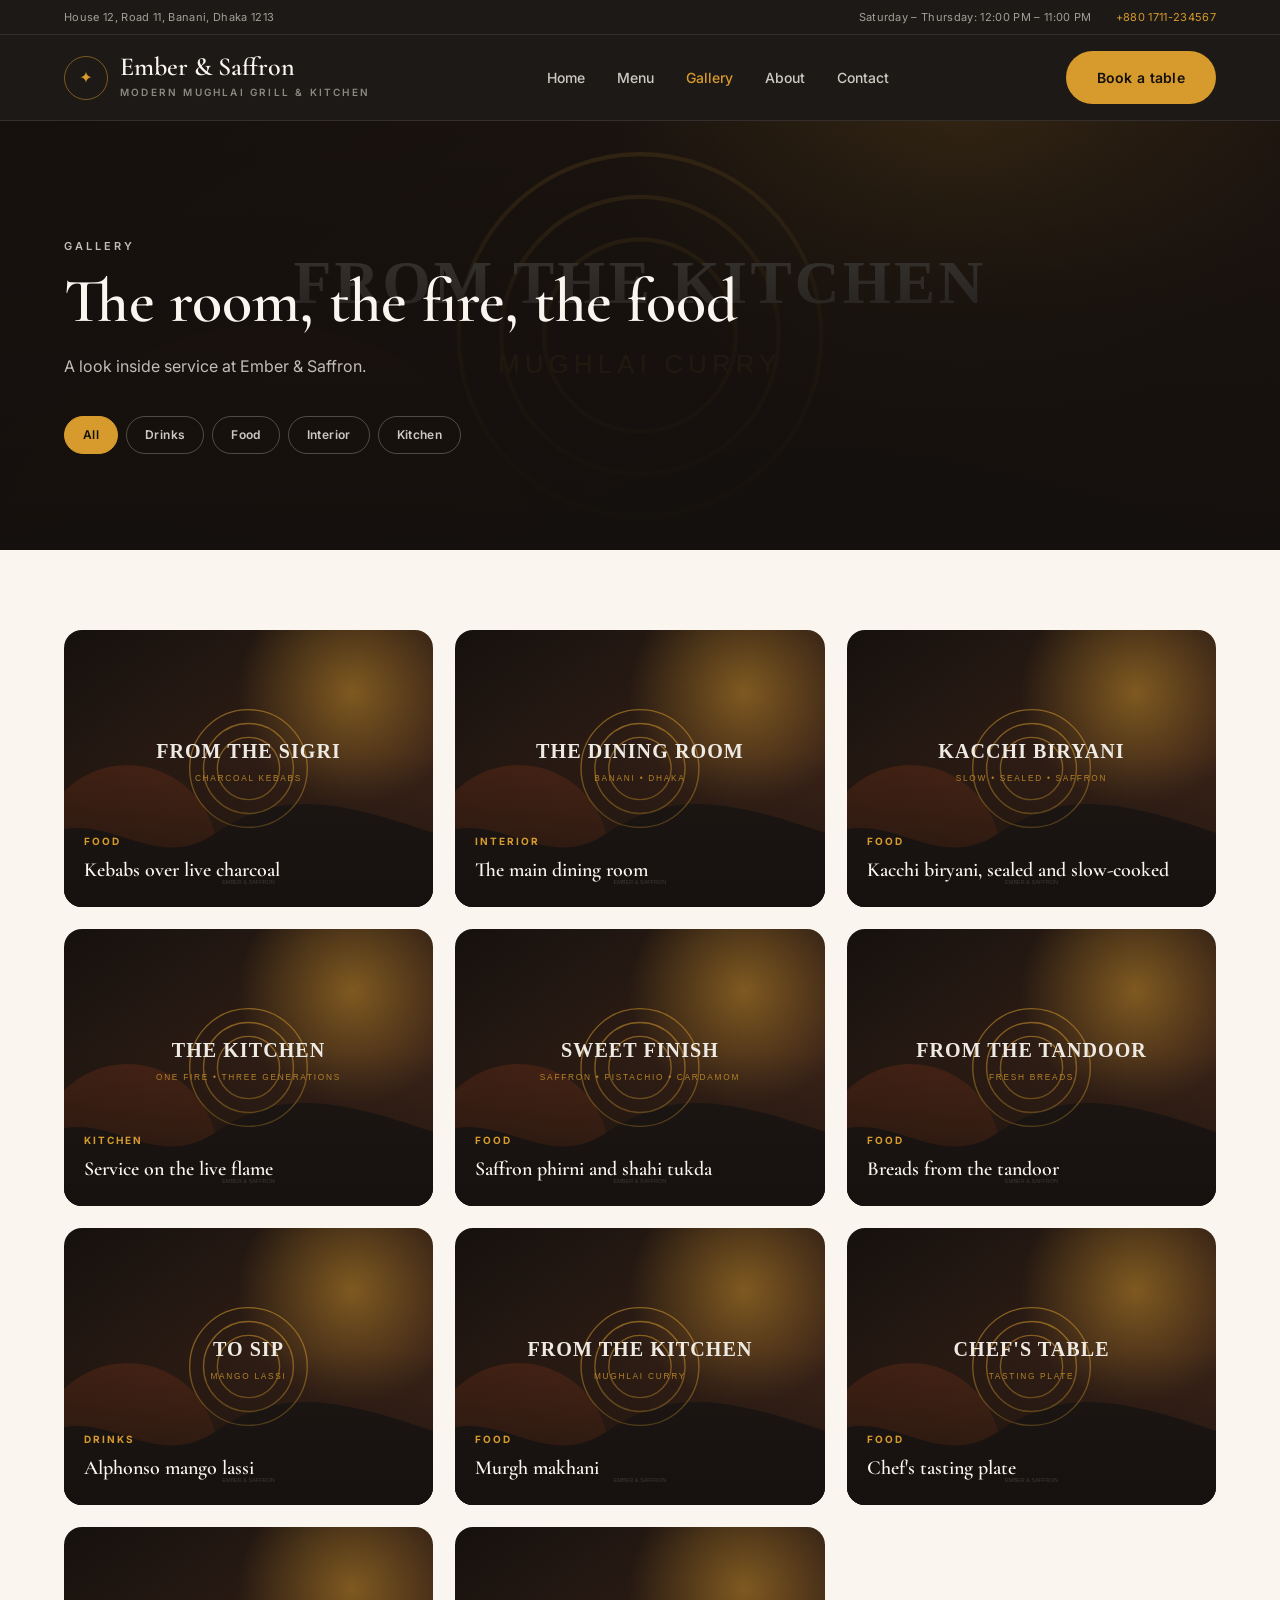
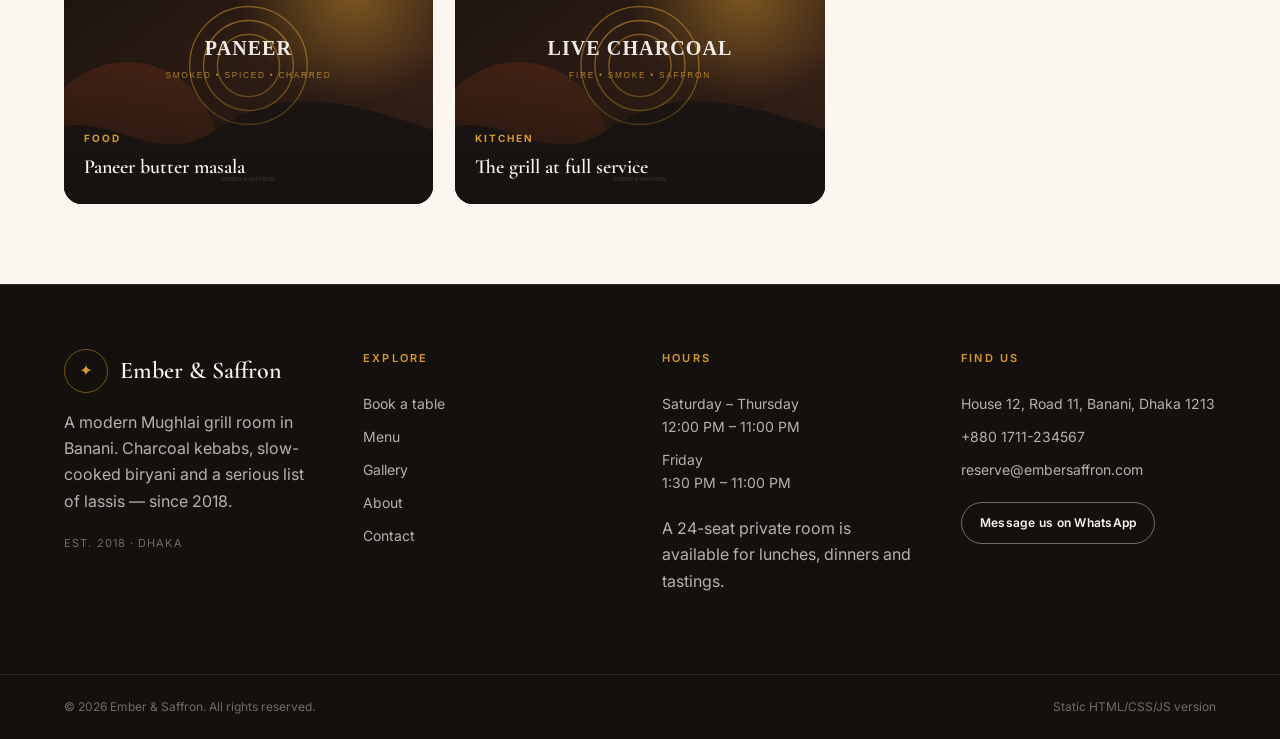
<file: gallery.html>
<!DOCTYPE html>
<html lang="en"><head>
<meta charset="utf-8"><meta name="viewport" content="width=device-width, initial-scale=1">
<title>Gallery | Ember &amp; Saffron</title>
<meta name="description" content="A look inside Ember &amp; Saffron: the dining room, charcoal grill, kitchen and Mughlai dishes.">
<meta name="theme-color" content="#14100d">
<link rel="icon" href="data:image/svg+xml,%3Csvg xmlns='http://www.w3.org/2000/svg' viewBox='0 0 100 100'%3E%3Crect width='100' height='100' rx='22' fill='%2314100d'/%3E%3Ctext x='50' y='72' font-size='62' text-anchor='middle' fill='%23d69a2d'%3E%E2%9C%A6%3C/text%3E%3C/svg%3E">
<link rel="preconnect" href="https://fonts.googleapis.com"><link rel="preconnect" href="https://fonts.gstatic.com" crossorigin>
<link href="https://fonts.googleapis.com/css2?family=Cormorant+Garamond:wght@400;500;600;700&family=Inter:wght@400;500;600;700&display=swap" rel="stylesheet">
<link rel="stylesheet" href="assets/css/style.css"></head>
<body>
<header class="site-header">
<div class="topbar"><div class="wrap"><span>House 12, Road 11, Banani, Dhaka 1213</span><div class="topbar__right"><span>Saturday – Thursday: 12:00 PM – 11:00 PM</span><a href="tel:+8801711234567">+880 1711-234567</a></div></div></div>
<div class="header-bar"><div class="wrap">
<a class="brand" href="index.html"><span class="brand__mark">&#10022;</span><span><span class="brand__name">Ember & Saffron</span><span class="brand__tag">Modern Mughlai grill & kitchen</span></span></a>
<nav class="nav"><a href="index.html" class="">Home</a><a href="menu.html" class="">Menu</a><a href="gallery.html" class="is-active">Gallery</a><a href="about.html" class="">About</a><a href="contact.html" class="">Contact</a></nav>
<div class="header-actions"><a class="btn btn--primary" href="reservations.html">Book a table</a><button class="burger" type="button" aria-label="Toggle navigation" aria-expanded="false"><span></span><span></span></button></div>
</div></div>
<div class="mobile-nav" id="mobile-nav"><a href="index.html">Home</a><a href="menu.html">Menu</a><a href="gallery.html">Gallery</a><a href="about.html">About</a><a href="contact.html">Contact</a><a class="btn btn--primary" href="reservations.html">Book a table</a></div>
</header><main>
<section class="banner"><img class="banner__bg" src="assets/images/curry.svg" alt=""><div class="banner__scrim"></div><div class="wrap banner__inner"><p class="eyebrow eyebrow--saffron">Gallery</p><h1>The room, the fire, the food</h1><p>A look inside service at Ember & Saffron.</p><div class="banner__actions"><a class="chip chip--active" href="gallery.html">All</a><a class="chip" href="gallery.html?category=Drinks">Drinks</a><a class="chip" href="gallery.html?category=Food">Food</a><a class="chip" href="gallery.html?category=Interior">Interior</a><a class="chip" href="gallery.html?category=Kitchen">Kitchen</a></div></div></section>
<section class="section"><div class="wrap"><div class="gallery-grid"><figure class="figure--tall"><img src="assets/images/kebab.svg" alt="Kebabs over live charcoal" loading="lazy"><figcaption><span>Food</span><strong>Kebabs over live charcoal</strong></figcaption></figure><figure class=""><img src="assets/images/interior.svg" alt="The main dining room" loading="lazy"><figcaption><span>Interior</span><strong>The main dining room</strong></figcaption></figure><figure class=""><img src="assets/images/biryani.svg" alt="Kacchi biryani, sealed and slow-cooked" loading="lazy"><figcaption><span>Food</span><strong>Kacchi biryani, sealed and slow-cooked</strong></figcaption></figure><figure class=""><img src="assets/images/chef.svg" alt="Service on the live flame" loading="lazy"><figcaption><span>Kitchen</span><strong>Service on the live flame</strong></figcaption></figure><figure class=""><img src="assets/images/dessert.svg" alt="Saffron phirni and shahi tukda" loading="lazy"><figcaption><span>Food</span><strong>Saffron phirni and shahi tukda</strong></figcaption></figure><figure class="figure--tall"><img src="assets/images/bread.svg" alt="Breads from the tandoor" loading="lazy"><figcaption><span>Food</span><strong>Breads from the tandoor</strong></figcaption></figure><figure class=""><img src="assets/images/lassi.svg" alt="Alphonso mango lassi" loading="lazy"><figcaption><span>Drinks</span><strong>Alphonso mango lassi</strong></figcaption></figure><figure class=""><img src="assets/images/curry.svg" alt="Murgh makhani" loading="lazy"><figcaption><span>Food</span><strong>Murgh makhani</strong></figcaption></figure><figure class=""><img src="assets/images/plated.svg" alt="Chef&#x27;s tasting plate" loading="lazy"><figcaption><span>Food</span><strong>Chef&#x27;s tasting plate</strong></figcaption></figure><figure class=""><img src="assets/images/paneer.svg" alt="Paneer butter masala" loading="lazy"><figcaption><span>Food</span><strong>Paneer butter masala</strong></figcaption></figure><figure class="figure--tall"><img src="assets/images/hero-grill.svg" alt="The grill at full service" loading="lazy"><figcaption><span>Kitchen</span><strong>The grill at full service</strong></figcaption></figure></div></div></section></main>
<footer class="site-footer"><div class="wrap"><div class="footer-grid">
<div><div class="footer-brand"><span class="brand__mark">&#10022;</span><span class="footer-brand__name">Ember & Saffron</span></div>
<p>A modern Mughlai grill room in Banani. Charcoal kebabs, slow-cooked biryani and a serious list of lassis — since 2018.</p><p class="footer-est">Est. 2018 &middot; Dhaka</p></div>
<div><h4>Explore</h4><ul><li><a href="reservations.html">Book a table</a></li><li><a href="menu.html">Menu</a></li><li><a href="gallery.html">Gallery</a></li><li><a href="about.html">About</a></li><li><a href="contact.html">Contact</a></li></ul></div>
<div><h4>Hours</h4><ul><li>Saturday – Thursday<br>12:00 PM – 11:00 PM</li><li>Friday<br>1:30 PM – 11:00 PM</li></ul><p>A 24-seat private room is available for lunches, dinners and tastings.</p></div>
<div><h4>Find us</h4><ul><li>House 12, Road 11, Banani, Dhaka 1213</li><li><a href="tel:+8801711234567">+880 1711-234567</a></li><li><a href="mailto:reserve@embersaffron.com">reserve@embersaffron.com</a></li></ul>
<p><a class="btn btn--outline btn--sm" target="_blank" rel="noopener" href="https://wa.me/8801711234567">Message us on WhatsApp</a></p></div>
</div></div><div class="footer-bottom"><div class="wrap"><span>&copy; 2026 Ember & Saffron. All rights reserved.</span><span>Static HTML/CSS/JS version</span></div></div></footer>
<script src="assets/js/main.js"></script><script src="assets/js/site.js"></script></body></html>
</file>
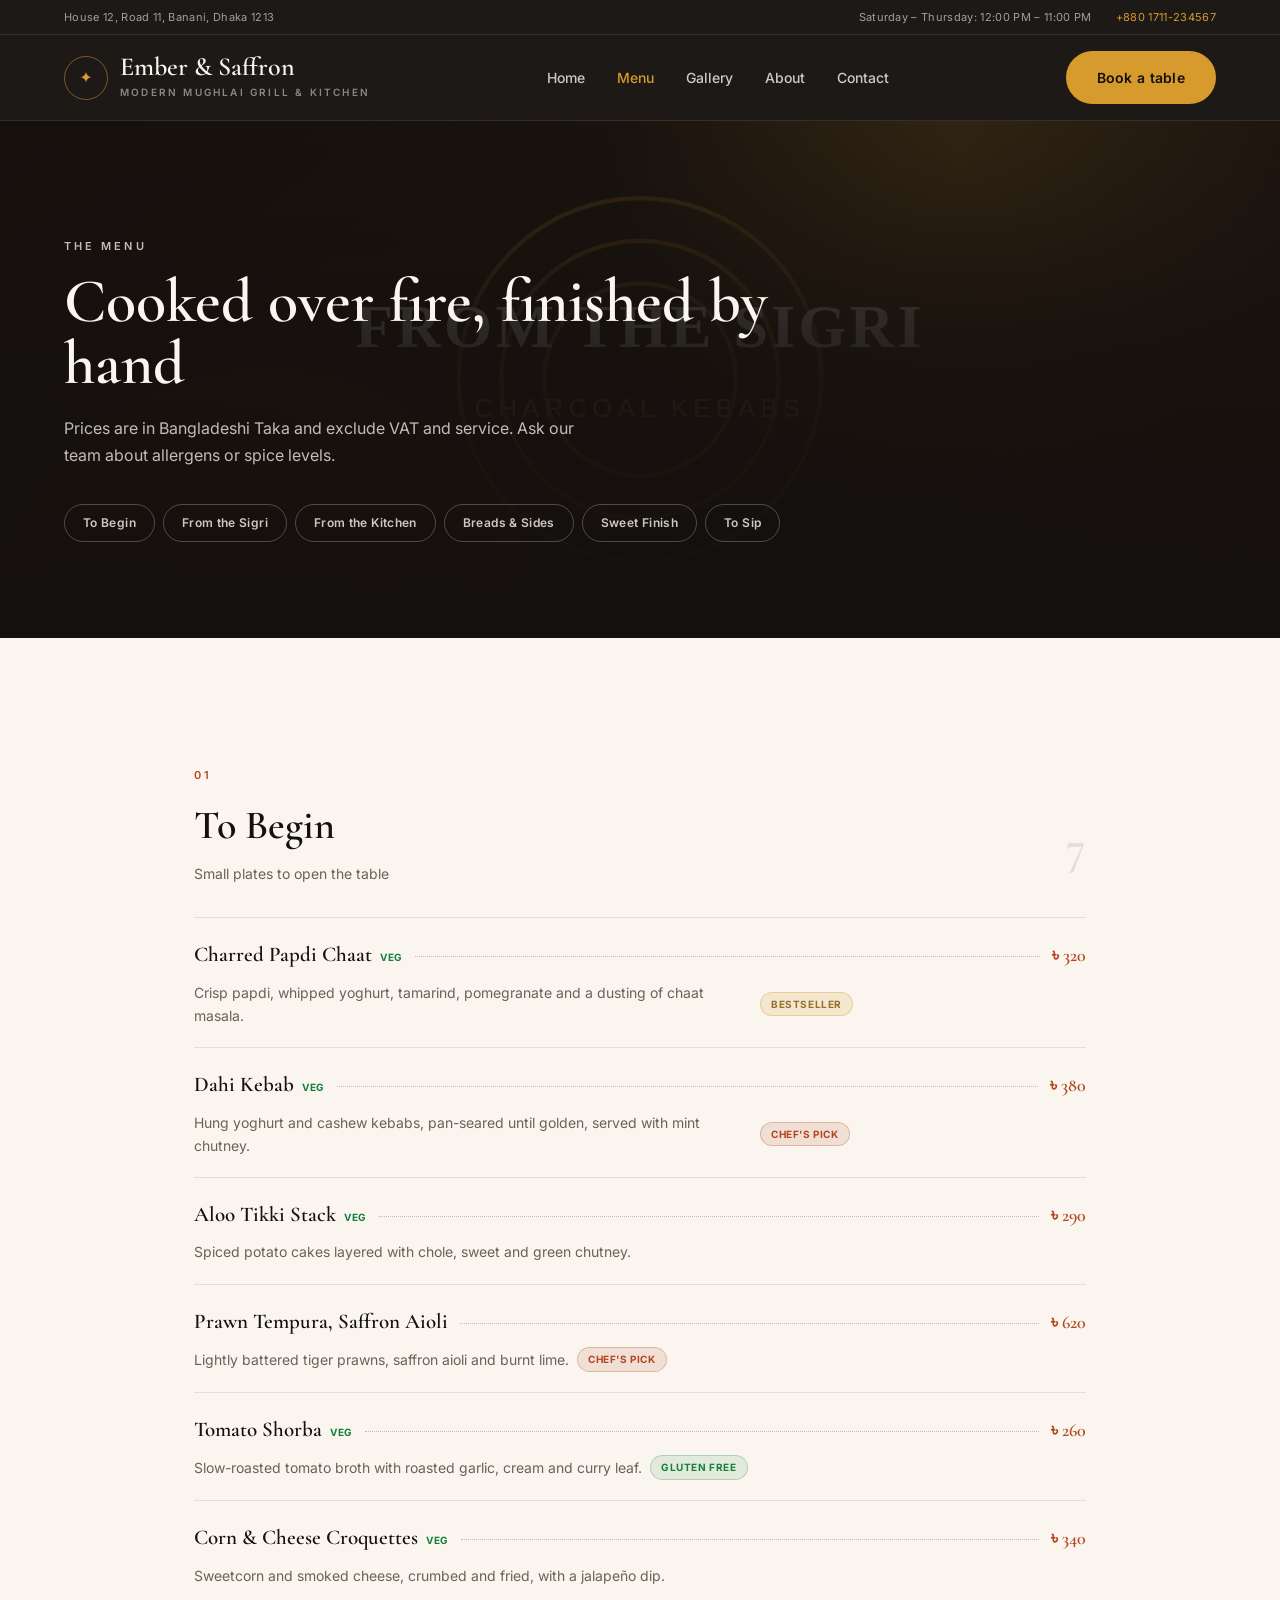
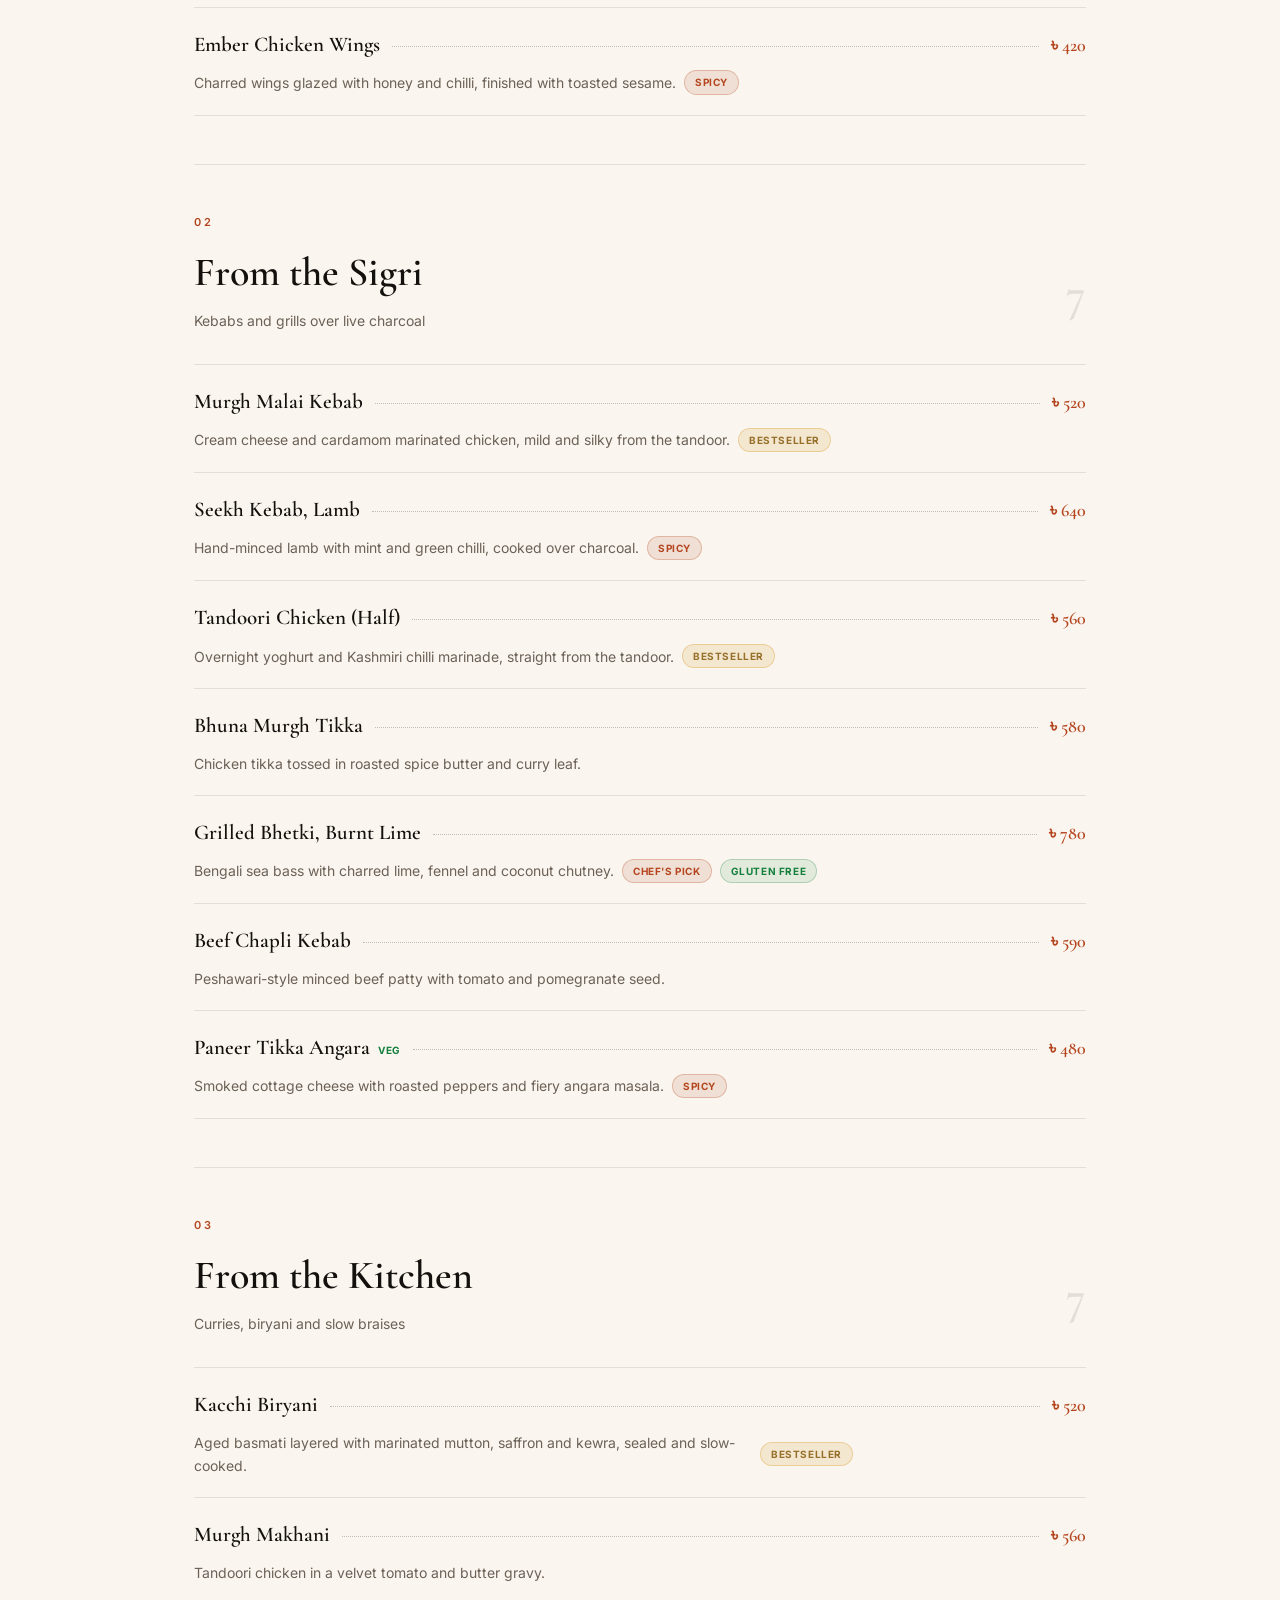
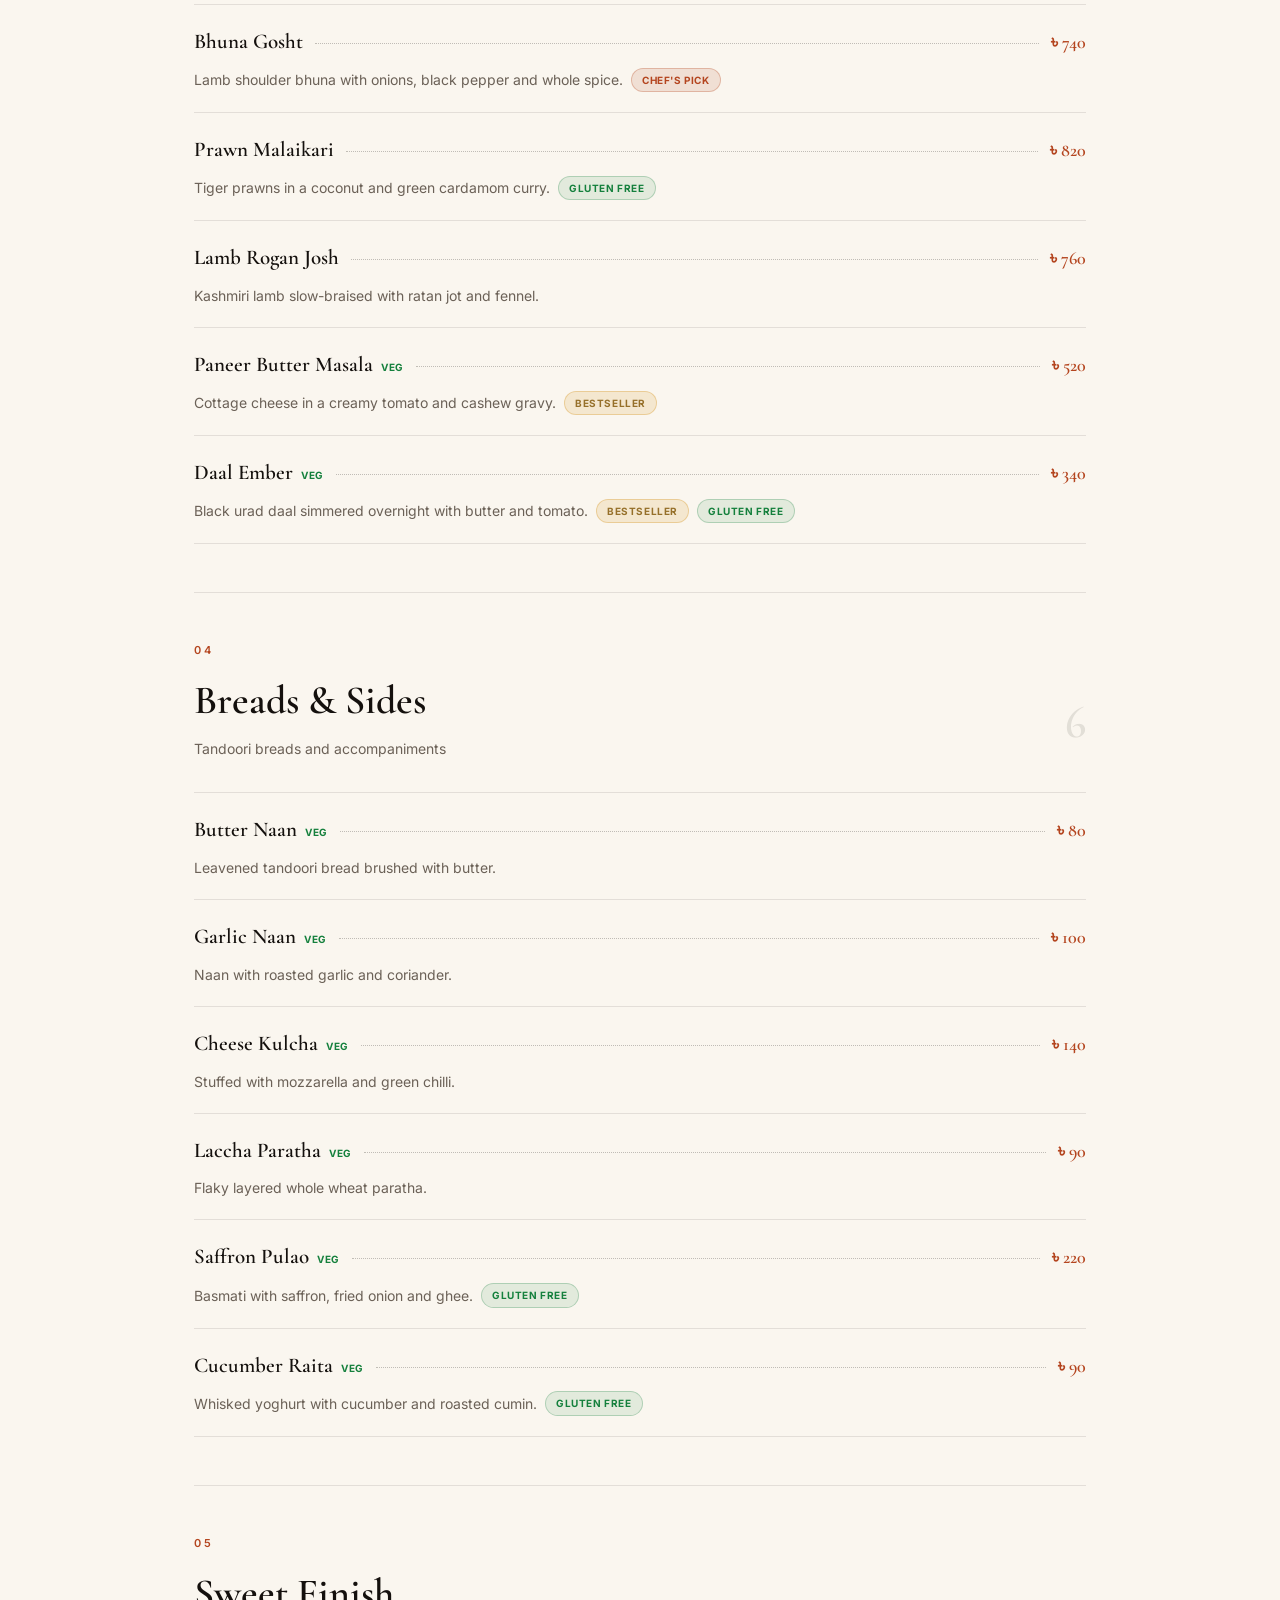
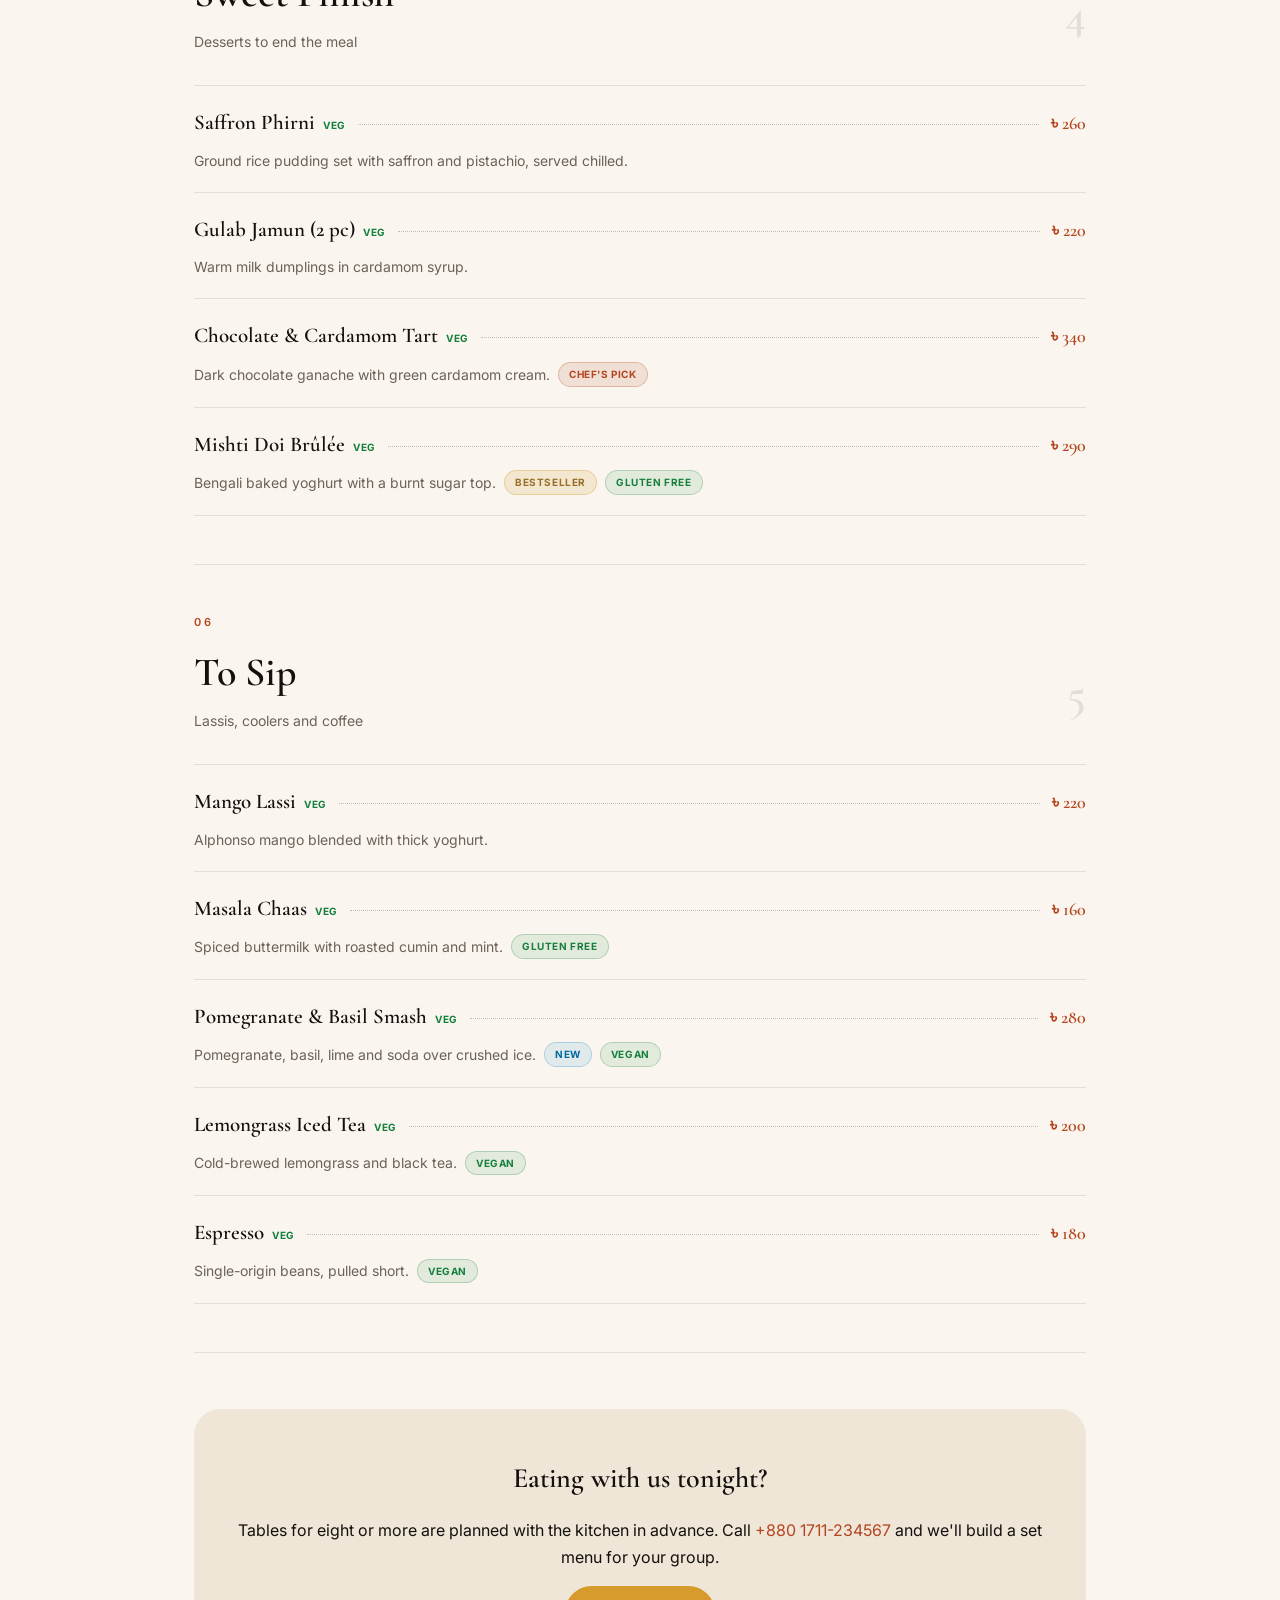
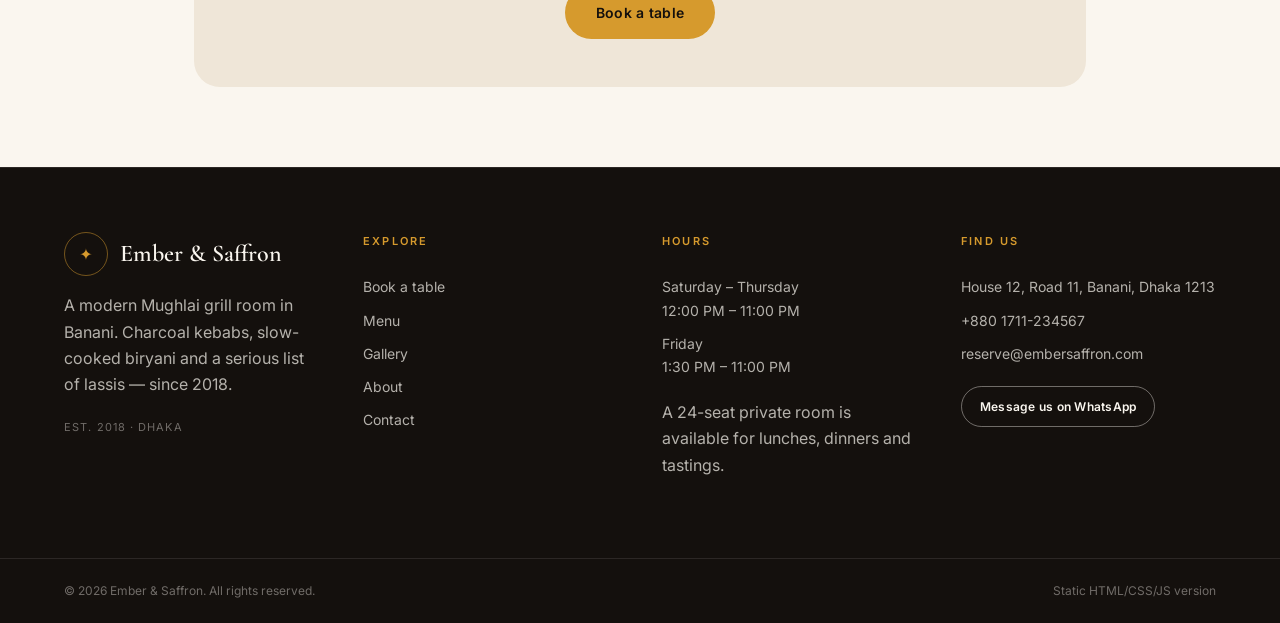
<file: menu.html>
<!DOCTYPE html>
<html lang="en"><head>
<meta charset="utf-8"><meta name="viewport" content="width=device-width, initial-scale=1">
<title>Menu | Ember &amp; Saffron</title>
<meta name="description" content="Explore the Ember &amp; Saffron menu: charcoal kebabs, Mughlai curries, kacchi biryani, breads, desserts and drinks.">
<meta name="theme-color" content="#14100d">
<link rel="icon" href="data:image/svg+xml,%3Csvg xmlns='http://www.w3.org/2000/svg' viewBox='0 0 100 100'%3E%3Crect width='100' height='100' rx='22' fill='%2314100d'/%3E%3Ctext x='50' y='72' font-size='62' text-anchor='middle' fill='%23d69a2d'%3E%E2%9C%A6%3C/text%3E%3C/svg%3E">
<link rel="preconnect" href="https://fonts.googleapis.com"><link rel="preconnect" href="https://fonts.gstatic.com" crossorigin>
<link href="https://fonts.googleapis.com/css2?family=Cormorant+Garamond:wght@400;500;600;700&family=Inter:wght@400;500;600;700&display=swap" rel="stylesheet">
<link rel="stylesheet" href="assets/css/style.css"></head>
<body>
<header class="site-header">
<div class="topbar"><div class="wrap"><span>House 12, Road 11, Banani, Dhaka 1213</span><div class="topbar__right"><span>Saturday – Thursday: 12:00 PM – 11:00 PM</span><a href="tel:+8801711234567">+880 1711-234567</a></div></div></div>
<div class="header-bar"><div class="wrap">
<a class="brand" href="index.html"><span class="brand__mark">&#10022;</span><span><span class="brand__name">Ember & Saffron</span><span class="brand__tag">Modern Mughlai grill & kitchen</span></span></a>
<nav class="nav"><a href="index.html" class="">Home</a><a href="menu.html" class="is-active">Menu</a><a href="gallery.html" class="">Gallery</a><a href="about.html" class="">About</a><a href="contact.html" class="">Contact</a></nav>
<div class="header-actions"><a class="btn btn--primary" href="reservations.html">Book a table</a><button class="burger" type="button" aria-label="Toggle navigation" aria-expanded="false"><span></span><span></span></button></div>
</div></div>
<div class="mobile-nav" id="mobile-nav"><a href="index.html">Home</a><a href="menu.html">Menu</a><a href="gallery.html">Gallery</a><a href="about.html">About</a><a href="contact.html">Contact</a><a class="btn btn--primary" href="reservations.html">Book a table</a></div>
</header><main>
<section class="banner"><img class="banner__bg" src="assets/images/kebab.svg" alt=""><div class="banner__scrim"></div><div class="wrap banner__inner"><p class="eyebrow eyebrow--saffron">The menu</p><h1>Cooked over fire, finished by hand</h1><p>Prices are in Bangladeshi Taka and exclude VAT and service. Ask our team about allergens or spice levels.</p><div class="banner__actions"><a class="chip" href="#starters">To Begin</a><a class="chip" href="#kebabs">From the Sigri</a><a class="chip" href="#mains">From the Kitchen</a><a class="chip" href="#breads">Breads &amp; Sides</a><a class="chip" href="#desserts">Sweet Finish</a><a class="chip" href="#drinks">To Sip</a></div></div></section>
<section class="section"><div class="wrap wrap--narrow"><div class="menu-block" id="starters"><div class="menu-block__head"><div><p class="menu-block__index">01</p><h2 class="menu-block__title">To Begin</h2><p class="menu-block__tagline">Small plates to open the table</p></div><span class="menu-block__count">7</span></div><div class="menu-list"><div class="menu-row"><div class="menu-row__line"><h3 class="menu-row__name">Charred Papdi Chaat<span class="veg-flag">veg</span></h3><span class="menu-row__leader"></span><span class="menu-row__price">৳ 320</span></div>
<div class="menu-row__meta"><p class="menu-row__desc">Crisp papdi, whipped yoghurt, tamarind, pomegranate and a dusting of chaat masala.</p><span class="tag tag--bestseller">bestseller</span></div></div><div class="menu-row"><div class="menu-row__line"><h3 class="menu-row__name">Dahi Kebab<span class="veg-flag">veg</span></h3><span class="menu-row__leader"></span><span class="menu-row__price">৳ 380</span></div>
<div class="menu-row__meta"><p class="menu-row__desc">Hung yoghurt and cashew kebabs, pan-seared until golden, served with mint chutney.</p><span class="tag tag--chefspick">chef&#x27;s pick</span></div></div><div class="menu-row"><div class="menu-row__line"><h3 class="menu-row__name">Aloo Tikki Stack<span class="veg-flag">veg</span></h3><span class="menu-row__leader"></span><span class="menu-row__price">৳ 290</span></div>
<div class="menu-row__meta"><p class="menu-row__desc">Spiced potato cakes layered with chole, sweet and green chutney.</p></div></div><div class="menu-row"><div class="menu-row__line"><h3 class="menu-row__name">Prawn Tempura, Saffron Aioli</h3><span class="menu-row__leader"></span><span class="menu-row__price">৳ 620</span></div>
<div class="menu-row__meta"><p class="menu-row__desc">Lightly battered tiger prawns, saffron aioli and burnt lime.</p><span class="tag tag--chefspick">chef&#x27;s pick</span></div></div><div class="menu-row"><div class="menu-row__line"><h3 class="menu-row__name">Tomato Shorba<span class="veg-flag">veg</span></h3><span class="menu-row__leader"></span><span class="menu-row__price">৳ 260</span></div>
<div class="menu-row__meta"><p class="menu-row__desc">Slow-roasted tomato broth with roasted garlic, cream and curry leaf.</p><span class="tag tag--glutenfree">gluten free</span></div></div><div class="menu-row"><div class="menu-row__line"><h3 class="menu-row__name">Corn &amp; Cheese Croquettes<span class="veg-flag">veg</span></h3><span class="menu-row__leader"></span><span class="menu-row__price">৳ 340</span></div>
<div class="menu-row__meta"><p class="menu-row__desc">Sweetcorn and smoked cheese, crumbed and fried, with a jalapeño dip.</p></div></div><div class="menu-row"><div class="menu-row__line"><h3 class="menu-row__name">Ember Chicken Wings</h3><span class="menu-row__leader"></span><span class="menu-row__price">৳ 420</span></div>
<div class="menu-row__meta"><p class="menu-row__desc">Charred wings glazed with honey and chilli, finished with toasted sesame.</p><span class="tag tag--spicy">spicy</span></div></div></div></div><div class="menu-block" id="kebabs"><div class="menu-block__head"><div><p class="menu-block__index">02</p><h2 class="menu-block__title">From the Sigri</h2><p class="menu-block__tagline">Kebabs and grills over live charcoal</p></div><span class="menu-block__count">7</span></div><div class="menu-list"><div class="menu-row"><div class="menu-row__line"><h3 class="menu-row__name">Murgh Malai Kebab</h3><span class="menu-row__leader"></span><span class="menu-row__price">৳ 520</span></div>
<div class="menu-row__meta"><p class="menu-row__desc">Cream cheese and cardamom marinated chicken, mild and silky from the tandoor.</p><span class="tag tag--bestseller">bestseller</span></div></div><div class="menu-row"><div class="menu-row__line"><h3 class="menu-row__name">Seekh Kebab, Lamb</h3><span class="menu-row__leader"></span><span class="menu-row__price">৳ 640</span></div>
<div class="menu-row__meta"><p class="menu-row__desc">Hand-minced lamb with mint and green chilli, cooked over charcoal.</p><span class="tag tag--spicy">spicy</span></div></div><div class="menu-row"><div class="menu-row__line"><h3 class="menu-row__name">Tandoori Chicken (Half)</h3><span class="menu-row__leader"></span><span class="menu-row__price">৳ 560</span></div>
<div class="menu-row__meta"><p class="menu-row__desc">Overnight yoghurt and Kashmiri chilli marinade, straight from the tandoor.</p><span class="tag tag--bestseller">bestseller</span></div></div><div class="menu-row"><div class="menu-row__line"><h3 class="menu-row__name">Bhuna Murgh Tikka</h3><span class="menu-row__leader"></span><span class="menu-row__price">৳ 580</span></div>
<div class="menu-row__meta"><p class="menu-row__desc">Chicken tikka tossed in roasted spice butter and curry leaf.</p></div></div><div class="menu-row"><div class="menu-row__line"><h3 class="menu-row__name">Grilled Bhetki, Burnt Lime</h3><span class="menu-row__leader"></span><span class="menu-row__price">৳ 780</span></div>
<div class="menu-row__meta"><p class="menu-row__desc">Bengali sea bass with charred lime, fennel and coconut chutney.</p><span class="tag tag--chefspick">chef&#x27;s pick</span><span class="tag tag--glutenfree">gluten free</span></div></div><div class="menu-row"><div class="menu-row__line"><h3 class="menu-row__name">Beef Chapli Kebab</h3><span class="menu-row__leader"></span><span class="menu-row__price">৳ 590</span></div>
<div class="menu-row__meta"><p class="menu-row__desc">Peshawari-style minced beef patty with tomato and pomegranate seed.</p></div></div><div class="menu-row"><div class="menu-row__line"><h3 class="menu-row__name">Paneer Tikka Angara<span class="veg-flag">veg</span></h3><span class="menu-row__leader"></span><span class="menu-row__price">৳ 480</span></div>
<div class="menu-row__meta"><p class="menu-row__desc">Smoked cottage cheese with roasted peppers and fiery angara masala.</p><span class="tag tag--spicy">spicy</span></div></div></div></div><div class="menu-block" id="mains"><div class="menu-block__head"><div><p class="menu-block__index">03</p><h2 class="menu-block__title">From the Kitchen</h2><p class="menu-block__tagline">Curries, biryani and slow braises</p></div><span class="menu-block__count">7</span></div><div class="menu-list"><div class="menu-row"><div class="menu-row__line"><h3 class="menu-row__name">Kacchi Biryani</h3><span class="menu-row__leader"></span><span class="menu-row__price">৳ 520</span></div>
<div class="menu-row__meta"><p class="menu-row__desc">Aged basmati layered with marinated mutton, saffron and kewra, sealed and slow-cooked.</p><span class="tag tag--bestseller">bestseller</span></div></div><div class="menu-row"><div class="menu-row__line"><h3 class="menu-row__name">Murgh Makhani</h3><span class="menu-row__leader"></span><span class="menu-row__price">৳ 560</span></div>
<div class="menu-row__meta"><p class="menu-row__desc">Tandoori chicken in a velvet tomato and butter gravy.</p></div></div><div class="menu-row"><div class="menu-row__line"><h3 class="menu-row__name">Bhuna Gosht</h3><span class="menu-row__leader"></span><span class="menu-row__price">৳ 740</span></div>
<div class="menu-row__meta"><p class="menu-row__desc">Lamb shoulder bhuna with onions, black pepper and whole spice.</p><span class="tag tag--chefspick">chef&#x27;s pick</span></div></div><div class="menu-row"><div class="menu-row__line"><h3 class="menu-row__name">Prawn Malaikari</h3><span class="menu-row__leader"></span><span class="menu-row__price">৳ 820</span></div>
<div class="menu-row__meta"><p class="menu-row__desc">Tiger prawns in a coconut and green cardamom curry.</p><span class="tag tag--glutenfree">gluten free</span></div></div><div class="menu-row"><div class="menu-row__line"><h3 class="menu-row__name">Lamb Rogan Josh</h3><span class="menu-row__leader"></span><span class="menu-row__price">৳ 760</span></div>
<div class="menu-row__meta"><p class="menu-row__desc">Kashmiri lamb slow-braised with ratan jot and fennel.</p></div></div><div class="menu-row"><div class="menu-row__line"><h3 class="menu-row__name">Paneer Butter Masala<span class="veg-flag">veg</span></h3><span class="menu-row__leader"></span><span class="menu-row__price">৳ 520</span></div>
<div class="menu-row__meta"><p class="menu-row__desc">Cottage cheese in a creamy tomato and cashew gravy.</p><span class="tag tag--bestseller">bestseller</span></div></div><div class="menu-row"><div class="menu-row__line"><h3 class="menu-row__name">Daal Ember<span class="veg-flag">veg</span></h3><span class="menu-row__leader"></span><span class="menu-row__price">৳ 340</span></div>
<div class="menu-row__meta"><p class="menu-row__desc">Black urad daal simmered overnight with butter and tomato.</p><span class="tag tag--bestseller">bestseller</span><span class="tag tag--glutenfree">gluten free</span></div></div></div></div><div class="menu-block" id="breads"><div class="menu-block__head"><div><p class="menu-block__index">04</p><h2 class="menu-block__title">Breads &amp; Sides</h2><p class="menu-block__tagline">Tandoori breads and accompaniments</p></div><span class="menu-block__count">6</span></div><div class="menu-list"><div class="menu-row"><div class="menu-row__line"><h3 class="menu-row__name">Butter Naan<span class="veg-flag">veg</span></h3><span class="menu-row__leader"></span><span class="menu-row__price">৳ 80</span></div>
<div class="menu-row__meta"><p class="menu-row__desc">Leavened tandoori bread brushed with butter.</p></div></div><div class="menu-row"><div class="menu-row__line"><h3 class="menu-row__name">Garlic Naan<span class="veg-flag">veg</span></h3><span class="menu-row__leader"></span><span class="menu-row__price">৳ 100</span></div>
<div class="menu-row__meta"><p class="menu-row__desc">Naan with roasted garlic and coriander.</p></div></div><div class="menu-row"><div class="menu-row__line"><h3 class="menu-row__name">Cheese Kulcha<span class="veg-flag">veg</span></h3><span class="menu-row__leader"></span><span class="menu-row__price">৳ 140</span></div>
<div class="menu-row__meta"><p class="menu-row__desc">Stuffed with mozzarella and green chilli.</p></div></div><div class="menu-row"><div class="menu-row__line"><h3 class="menu-row__name">Laccha Paratha<span class="veg-flag">veg</span></h3><span class="menu-row__leader"></span><span class="menu-row__price">৳ 90</span></div>
<div class="menu-row__meta"><p class="menu-row__desc">Flaky layered whole wheat paratha.</p></div></div><div class="menu-row"><div class="menu-row__line"><h3 class="menu-row__name">Saffron Pulao<span class="veg-flag">veg</span></h3><span class="menu-row__leader"></span><span class="menu-row__price">৳ 220</span></div>
<div class="menu-row__meta"><p class="menu-row__desc">Basmati with saffron, fried onion and ghee.</p><span class="tag tag--glutenfree">gluten free</span></div></div><div class="menu-row"><div class="menu-row__line"><h3 class="menu-row__name">Cucumber Raita<span class="veg-flag">veg</span></h3><span class="menu-row__leader"></span><span class="menu-row__price">৳ 90</span></div>
<div class="menu-row__meta"><p class="menu-row__desc">Whisked yoghurt with cucumber and roasted cumin.</p><span class="tag tag--glutenfree">gluten free</span></div></div></div></div><div class="menu-block" id="desserts"><div class="menu-block__head"><div><p class="menu-block__index">05</p><h2 class="menu-block__title">Sweet Finish</h2><p class="menu-block__tagline">Desserts to end the meal</p></div><span class="menu-block__count">4</span></div><div class="menu-list"><div class="menu-row"><div class="menu-row__line"><h3 class="menu-row__name">Saffron Phirni<span class="veg-flag">veg</span></h3><span class="menu-row__leader"></span><span class="menu-row__price">৳ 260</span></div>
<div class="menu-row__meta"><p class="menu-row__desc">Ground rice pudding set with saffron and pistachio, served chilled.</p></div></div><div class="menu-row"><div class="menu-row__line"><h3 class="menu-row__name">Gulab Jamun (2 pc)<span class="veg-flag">veg</span></h3><span class="menu-row__leader"></span><span class="menu-row__price">৳ 220</span></div>
<div class="menu-row__meta"><p class="menu-row__desc">Warm milk dumplings in cardamom syrup.</p></div></div><div class="menu-row"><div class="menu-row__line"><h3 class="menu-row__name">Chocolate &amp; Cardamom Tart<span class="veg-flag">veg</span></h3><span class="menu-row__leader"></span><span class="menu-row__price">৳ 340</span></div>
<div class="menu-row__meta"><p class="menu-row__desc">Dark chocolate ganache with green cardamom cream.</p><span class="tag tag--chefspick">chef&#x27;s pick</span></div></div><div class="menu-row"><div class="menu-row__line"><h3 class="menu-row__name">Mishti Doi Brûlée<span class="veg-flag">veg</span></h3><span class="menu-row__leader"></span><span class="menu-row__price">৳ 290</span></div>
<div class="menu-row__meta"><p class="menu-row__desc">Bengali baked yoghurt with a burnt sugar top.</p><span class="tag tag--bestseller">bestseller</span><span class="tag tag--glutenfree">gluten free</span></div></div></div></div><div class="menu-block" id="drinks"><div class="menu-block__head"><div><p class="menu-block__index">06</p><h2 class="menu-block__title">To Sip</h2><p class="menu-block__tagline">Lassis, coolers and coffee</p></div><span class="menu-block__count">5</span></div><div class="menu-list"><div class="menu-row"><div class="menu-row__line"><h3 class="menu-row__name">Mango Lassi<span class="veg-flag">veg</span></h3><span class="menu-row__leader"></span><span class="menu-row__price">৳ 220</span></div>
<div class="menu-row__meta"><p class="menu-row__desc">Alphonso mango blended with thick yoghurt.</p></div></div><div class="menu-row"><div class="menu-row__line"><h3 class="menu-row__name">Masala Chaas<span class="veg-flag">veg</span></h3><span class="menu-row__leader"></span><span class="menu-row__price">৳ 160</span></div>
<div class="menu-row__meta"><p class="menu-row__desc">Spiced buttermilk with roasted cumin and mint.</p><span class="tag tag--glutenfree">gluten free</span></div></div><div class="menu-row"><div class="menu-row__line"><h3 class="menu-row__name">Pomegranate &amp; Basil Smash<span class="veg-flag">veg</span></h3><span class="menu-row__leader"></span><span class="menu-row__price">৳ 280</span></div>
<div class="menu-row__meta"><p class="menu-row__desc">Pomegranate, basil, lime and soda over crushed ice.</p><span class="tag tag--new">new</span><span class="tag tag--vegan">vegan</span></div></div><div class="menu-row"><div class="menu-row__line"><h3 class="menu-row__name">Lemongrass Iced Tea<span class="veg-flag">veg</span></h3><span class="menu-row__leader"></span><span class="menu-row__price">৳ 200</span></div>
<div class="menu-row__meta"><p class="menu-row__desc">Cold-brewed lemongrass and black tea.</p><span class="tag tag--vegan">vegan</span></div></div><div class="menu-row"><div class="menu-row__line"><h3 class="menu-row__name">Espresso<span class="veg-flag">veg</span></h3><span class="menu-row__leader"></span><span class="menu-row__price">৳ 180</span></div>
<div class="menu-row__meta"><p class="menu-row__desc">Single-origin beans, pulled short.</p><span class="tag tag--vegan">vegan</span></div></div></div></div><div class="panel" style="margin-top:56px;text-align:center"><h3 class="panel__title">Eating with us tonight?</h3><p>Tables for eight or more are planned with the kitchen in advance. Call <a href="tel:+8801711234567" style="color:var(--ember)">+880 1711-234567</a> and we'll build a set menu for your group.</p><p><a class="btn btn--primary" href="reservations.html">Book a table</a></p></div></div></section></main>
<footer class="site-footer"><div class="wrap"><div class="footer-grid">
<div><div class="footer-brand"><span class="brand__mark">&#10022;</span><span class="footer-brand__name">Ember & Saffron</span></div>
<p>A modern Mughlai grill room in Banani. Charcoal kebabs, slow-cooked biryani and a serious list of lassis — since 2018.</p><p class="footer-est">Est. 2018 &middot; Dhaka</p></div>
<div><h4>Explore</h4><ul><li><a href="reservations.html">Book a table</a></li><li><a href="menu.html">Menu</a></li><li><a href="gallery.html">Gallery</a></li><li><a href="about.html">About</a></li><li><a href="contact.html">Contact</a></li></ul></div>
<div><h4>Hours</h4><ul><li>Saturday – Thursday<br>12:00 PM – 11:00 PM</li><li>Friday<br>1:30 PM – 11:00 PM</li></ul><p>A 24-seat private room is available for lunches, dinners and tastings.</p></div>
<div><h4>Find us</h4><ul><li>House 12, Road 11, Banani, Dhaka 1213</li><li><a href="tel:+8801711234567">+880 1711-234567</a></li><li><a href="mailto:reserve@embersaffron.com">reserve@embersaffron.com</a></li></ul>
<p><a class="btn btn--outline btn--sm" target="_blank" rel="noopener" href="https://wa.me/8801711234567">Message us on WhatsApp</a></p></div>
</div></div><div class="footer-bottom"><div class="wrap"><span>&copy; 2026 Ember & Saffron. All rights reserved.</span><span>Static HTML/CSS/JS version</span></div></div></footer>
<script src="assets/js/main.js"></script><script src="assets/js/site.js"></script></body></html>
</file>
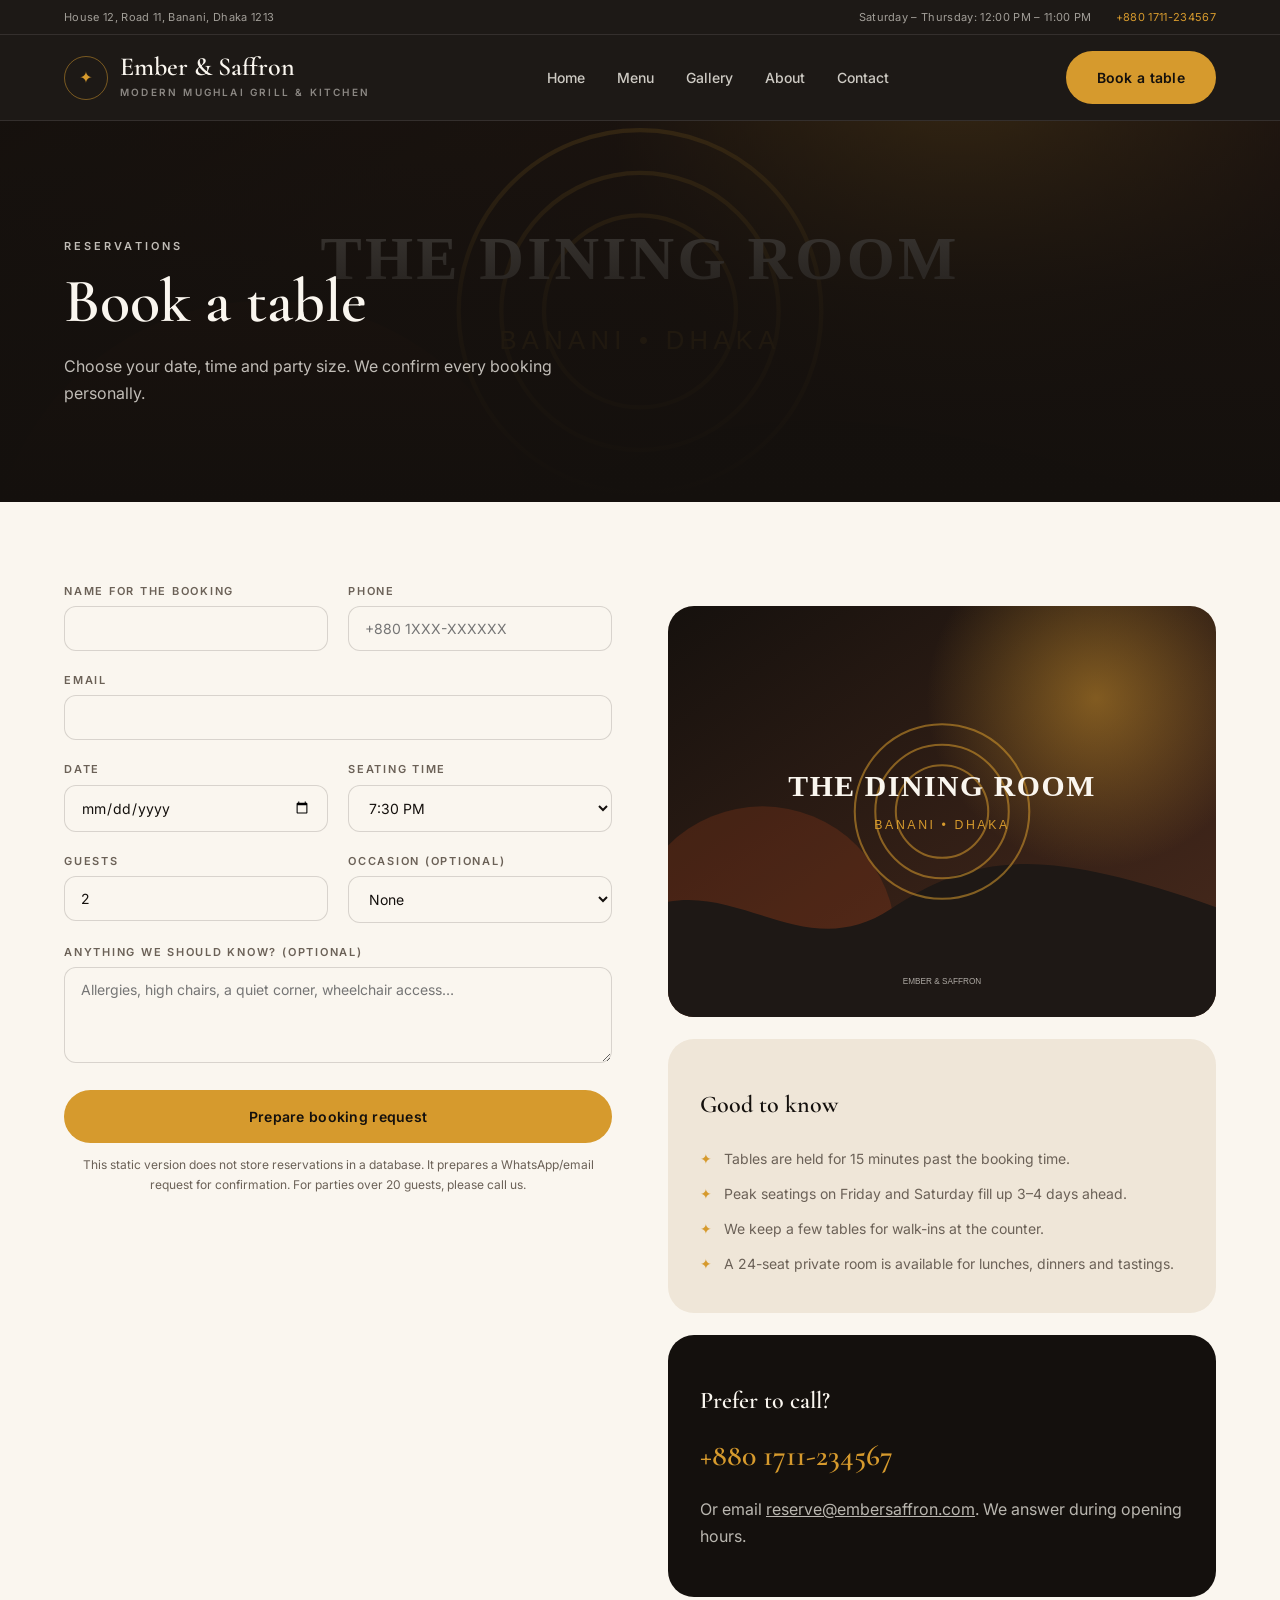
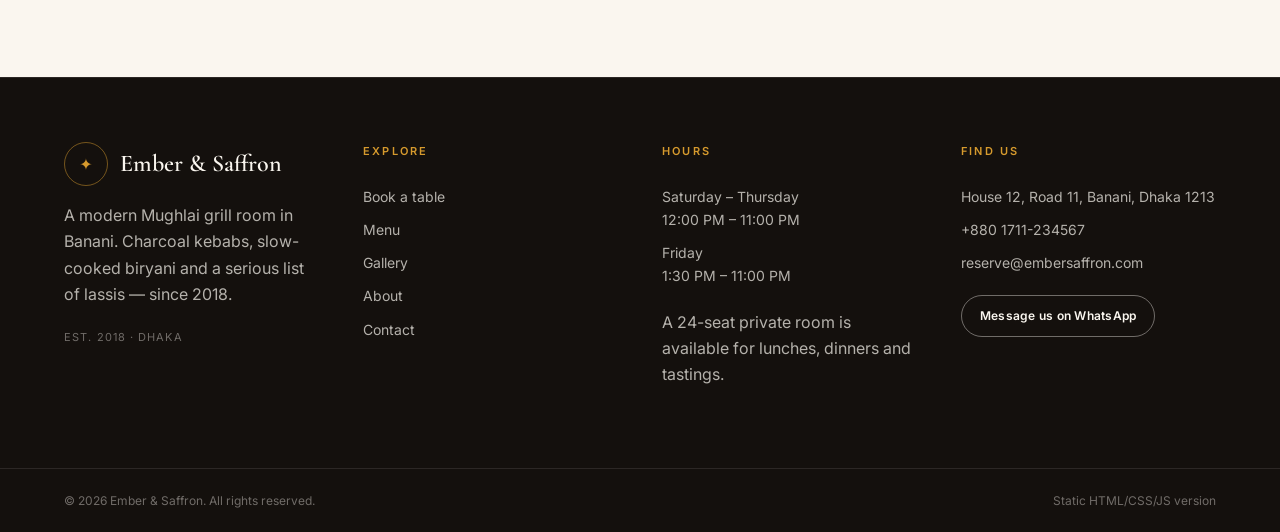
<file: reservations.html>
<!DOCTYPE html>
<html lang="en"><head>
<meta charset="utf-8"><meta name="viewport" content="width=device-width, initial-scale=1">
<title>Reservations | Ember &amp; Saffron</title>
<meta name="description" content="Request a table at Ember &amp; Saffron in Banani, Dhaka. Choose your date, seating time and party size.">
<meta name="theme-color" content="#14100d">
<link rel="icon" href="data:image/svg+xml,%3Csvg xmlns='http://www.w3.org/2000/svg' viewBox='0 0 100 100'%3E%3Crect width='100' height='100' rx='22' fill='%2314100d'/%3E%3Ctext x='50' y='72' font-size='62' text-anchor='middle' fill='%23d69a2d'%3E%E2%9C%A6%3C/text%3E%3C/svg%3E">
<link rel="preconnect" href="https://fonts.googleapis.com"><link rel="preconnect" href="https://fonts.gstatic.com" crossorigin>
<link href="https://fonts.googleapis.com/css2?family=Cormorant+Garamond:wght@400;500;600;700&family=Inter:wght@400;500;600;700&display=swap" rel="stylesheet">
<link rel="stylesheet" href="assets/css/style.css"></head>
<body>
<header class="site-header">
<div class="topbar"><div class="wrap"><span>House 12, Road 11, Banani, Dhaka 1213</span><div class="topbar__right"><span>Saturday – Thursday: 12:00 PM – 11:00 PM</span><a href="tel:+8801711234567">+880 1711-234567</a></div></div></div>
<div class="header-bar"><div class="wrap">
<a class="brand" href="index.html"><span class="brand__mark">&#10022;</span><span><span class="brand__name">Ember & Saffron</span><span class="brand__tag">Modern Mughlai grill & kitchen</span></span></a>
<nav class="nav"><a href="index.html" class="">Home</a><a href="menu.html" class="">Menu</a><a href="gallery.html" class="">Gallery</a><a href="about.html" class="">About</a><a href="contact.html" class="">Contact</a></nav>
<div class="header-actions"><a class="btn btn--primary" href="reservations.html">Book a table</a><button class="burger" type="button" aria-label="Toggle navigation" aria-expanded="false"><span></span><span></span></button></div>
</div></div>
<div class="mobile-nav" id="mobile-nav"><a href="index.html">Home</a><a href="menu.html">Menu</a><a href="gallery.html">Gallery</a><a href="about.html">About</a><a href="contact.html">Contact</a><a class="btn btn--primary" href="reservations.html">Book a table</a></div>
</header><main>
<section class="banner"><img class="banner__bg" src="assets/images/interior.svg" alt=""><div class="banner__scrim"></div><div class="wrap banner__inner"><p class="eyebrow eyebrow--saffron">Reservations</p><h1>Book a table</h1><p>Choose your date, time and party size. We confirm every booking personally.</p></div></section>
<section class="section"><div class="wrap split" style="align-items:start"><div class="form-column">
<div class="static-confirm confirm" hidden></div>
<form data-static-form="reservation" class="form-grid" novalidate>
<label class="field"><span>Name for the booking</span><input type="text" name="name" required maxlength="120"></label>
<label class="field"><span>Phone</span><input type="tel" name="phone" required maxlength="40" placeholder="+880 1XXX-XXXXXX"></label>
<label class="field field--full"><span>Email</span><input type="email" name="email" required maxlength="180"></label>
<label class="field"><span>Date</span><input type="date" name="reservation_date" required></label>
<label class="field"><span>Seating time</span><select name="reservation_time" required><option value="12:00" >12:00 PM</option><option value="12:30" >12:30 PM</option><option value="13:00" >1:00 PM</option><option value="13:30" >1:30 PM</option><option value="14:00" >2:00 PM</option><option value="14:30" >2:30 PM</option><option value="15:00" >3:00 PM</option><option value="15:30" >3:30 PM</option><option value="16:00" >4:00 PM</option><option value="16:30" >4:30 PM</option><option value="17:00" >5:00 PM</option><option value="17:30" >5:30 PM</option><option value="18:00" >6:00 PM</option><option value="18:30" >6:30 PM</option><option value="19:00" >7:00 PM</option><option value="19:30" selected>7:30 PM</option><option value="20:00" >8:00 PM</option><option value="20:30" >8:30 PM</option><option value="21:00" >9:00 PM</option><option value="21:30" >9:30 PM</option><option value="22:00" >10:00 PM</option><option value="22:30" >10:30 PM</option></select></label>
<label class="field"><span>Guests</span><input type="number" name="guests" required min="1" max="20" value="2"></label>
<label class="field"><span>Occasion (optional)</span><select name="occasion"><option value="">None</option><option value="Dinner">Dinner</option><option value="Lunch">Lunch</option><option value="Birthday">Birthday</option><option value="Anniversary">Anniversary</option><option value="Business meal">Business meal</option><option value="Family gathering">Family gathering</option><option value="Other">Other</option></select></label>
<label class="field field--full"><span>Anything we should know? (optional)</span><textarea name="notes" rows="4" maxlength="1000" placeholder="Allergies, high chairs, a quiet corner, wheelchair access…"></textarea></label>
<div class="field--full"><button type="submit" class="btn btn--primary btn--block">Prepare booking request</button><p class="form-note">This static version does not store reservations in a database. It prepares a WhatsApp/email request for confirmation. For parties over 20 guests, please call us.</p></div>
</form></div>
<aside class="stack" style="gap:22px"><div class="media-frame"><img src="assets/images/interior.svg" alt="The dining room at Ember & Saffron" loading="lazy"></div>
<div class="panel"><h3 class="panel__title" style="font-size:24px">Good to know</h3><ul class="check-list" style="margin-top:16px"><li>Tables are held for 15 minutes past the booking time.</li><li>Peak seatings on Friday and Saturday fill up 3–4 days ahead.</li><li>We keep a few tables for walk-ins at the counter.</li><li>A 24-seat private room is available for lunches, dinners and tastings.</li></ul></div>
<div class="panel panel--ink"><h3 class="panel__title" style="font-size:24px">Prefer to call?</h3><p style="font-family:var(--display);font-size:30px;font-weight:600;color:var(--saffron);margin:10px 0 0"><a href="tel:+8801711234567">+880 1711-234567</a></p><p>Or email <a href="mailto:reserve@embersaffron.com" style="text-decoration:underline">reserve@embersaffron.com</a>. We answer during opening hours.</p></div></aside></div></section></main>
<footer class="site-footer"><div class="wrap"><div class="footer-grid">
<div><div class="footer-brand"><span class="brand__mark">&#10022;</span><span class="footer-brand__name">Ember & Saffron</span></div>
<p>A modern Mughlai grill room in Banani. Charcoal kebabs, slow-cooked biryani and a serious list of lassis — since 2018.</p><p class="footer-est">Est. 2018 &middot; Dhaka</p></div>
<div><h4>Explore</h4><ul><li><a href="reservations.html">Book a table</a></li><li><a href="menu.html">Menu</a></li><li><a href="gallery.html">Gallery</a></li><li><a href="about.html">About</a></li><li><a href="contact.html">Contact</a></li></ul></div>
<div><h4>Hours</h4><ul><li>Saturday – Thursday<br>12:00 PM – 11:00 PM</li><li>Friday<br>1:30 PM – 11:00 PM</li></ul><p>A 24-seat private room is available for lunches, dinners and tastings.</p></div>
<div><h4>Find us</h4><ul><li>House 12, Road 11, Banani, Dhaka 1213</li><li><a href="tel:+8801711234567">+880 1711-234567</a></li><li><a href="mailto:reserve@embersaffron.com">reserve@embersaffron.com</a></li></ul>
<p><a class="btn btn--outline btn--sm" target="_blank" rel="noopener" href="https://wa.me/8801711234567">Message us on WhatsApp</a></p></div>
</div></div><div class="footer-bottom"><div class="wrap"><span>&copy; 2026 Ember & Saffron. All rights reserved.</span><span>Static HTML/CSS/JS version</span></div></div></footer>
<script src="assets/js/main.js"></script><script src="assets/js/site.js"></script></body></html>
</file>
<file: assets/css/style.css>
/* ==========================================================================
   Ember & Saffron — stylesheet
   Hand-written CSS, no build step required.
   ========================================================================== */

/* ---------- 1. Tokens & reset ---------- */
:root {
  --ink: #14100d;
  --charcoal: #1e1815;
  --cream: #faf6ef;
  --sand: #efe6d8;
  --saffron: #d69a2d;
  --ember: #b4451f;
  --mute: #6b6157;
  --display: "Cormorant Garamond", Georgia, "Times New Roman", serif;
  --body: "Inter", ui-sans-serif, system-ui, -apple-system, "Segoe UI", sans-serif;
  --wrap: 1200px;
  --radius: 18px;
  --radius-lg: 26px;
  --shadow: 0 20px 45px -28px rgba(20, 16, 13, 0.45);
}

*, *::before, *::after { box-sizing: border-box; }

html { scroll-behavior: smooth; }

body {
  margin: 0;
  background: var(--cream);
  color: var(--ink);
  font-family: var(--body);
  font-size: 16px;
  line-height: 1.65;
  -webkit-font-smoothing: antialiased;
}

img, svg, iframe { max-width: 100%; display: block; }
a { color: inherit; text-decoration: none; }
button { font: inherit; }
::selection { background: var(--saffron); color: var(--ink); }

[id] { scroll-margin-top: 110px; }

/* ---------- 2. Layout ---------- */
.wrap { width: 100%; max-width: var(--wrap); margin: 0 auto; padding: 0 24px; }
.wrap--narrow { max-width: 940px; }

.section { padding: 80px 0; }
.section--tight { padding: 56px 0; }
.section--sand { background: var(--sand); }
.section--ink { background: var(--ink); color: var(--cream); }
.section--bordered { border-bottom: 1px solid rgba(20, 16, 13, 0.1); }

.grid { display: grid; gap: 28px; }
.grid--2 { grid-template-columns: repeat(2, minmax(0, 1fr)); }
.grid--3 { grid-template-columns: repeat(3, minmax(0, 1fr)); }
.grid--4 { grid-template-columns: repeat(4, minmax(0, 1fr)); }

.split { display: grid; gap: 56px; align-items: center; grid-template-columns: repeat(2, minmax(0, 1fr)); }

/* ---------- 3. Typography ---------- */
.display { font-family: var(--display); font-weight: 600; line-height: 1.02; letter-spacing: -0.01em; }

.eyebrow {
  font-size: 11px; font-weight: 600; letter-spacing: 0.28em; text-transform: uppercase;
  color: var(--ember); margin: 0;
}
.eyebrow--saffron { color: var(--saffron); }

.section-head { max-width: 640px; }
.section-head--center { margin: 0 auto; text-align: center; }
.section-title { font-family: var(--display); font-size: clamp(32px, 5vw, 48px); font-weight: 600; line-height: 1.05; margin: 12px 0 0; }
.section-desc { color: var(--mute); margin: 16px 0 0; font-size: 16px; }
.section--ink .section-desc { color: rgba(250, 246, 239, 0.72); }

.section-head-row { display: flex; flex-wrap: wrap; align-items: flex-end; justify-content: space-between; gap: 24px; margin-bottom: 44px; }

/* ---------- 4. Buttons ---------- */
.btn {
  display: inline-flex; align-items: center; justify-content: center; gap: 8px;
  border: 1px solid transparent; border-radius: 999px; cursor: pointer;
  padding: 14px 30px; font-size: 14px; font-weight: 600; letter-spacing: 0.02em;
  transition: background 0.2s ease, color 0.2s ease, border-color 0.2s ease, transform 0.2s ease;
}
.btn--primary { background: var(--saffron); color: var(--ink); }
.btn--primary:hover { background: #e8ab3c; }
.btn--outline { border-color: rgba(250, 246, 239, 0.4); color: var(--cream); }
.btn--outline:hover { border-color: var(--saffron); color: var(--saffron); }
.btn--ghost { border-color: rgba(20, 16, 13, 0.15); color: var(--ink); padding: 12px 24px; }
.btn--ghost:hover { border-color: var(--saffron); color: var(--ember); }
.btn--ink { background: var(--ink); color: var(--cream); }
.btn--ink:hover { background: var(--ember); }
.btn--block { width: 100%; }
.btn--sm { padding: 10px 18px; font-size: 12px; }
.btn:disabled { opacity: 0.5; cursor: not-allowed; }

.btn--quiet { background: rgba(20, 16, 13, 0.05); color: var(--mute); }
.btn--quiet:hover { background: rgba(180, 69, 31, 0.15); color: var(--ember); }
.btn--danger:hover { background: rgba(180, 69, 31, 0.15); color: var(--ember); }
.btn--confirm { background: #157f56; color: #fff; }
.btn--confirm:hover { background: #0f6543; }
.btn--cancel { background: rgba(180, 69, 31, 0.1); color: var(--ember); }
.btn--cancel:hover { background: rgba(180, 69, 31, 0.2); }

/* ---------- 5. Header ---------- */
.site-header { position: sticky; top: 0; z-index: 50; background: rgba(20, 16, 13, 0.96); backdrop-filter: blur(10px); border-bottom: 1px solid rgba(250, 246, 239, 0.1); }

.topbar { border-bottom: 1px solid rgba(250, 246, 239, 0.1); font-size: 11px; letter-spacing: 0.03em; color: rgba(250, 246, 239, 0.6); }
.topbar .wrap { display: flex; align-items: center; justify-content: space-between; padding-top: 8px; padding-bottom: 8px; gap: 24px; }
.topbar__right { display: flex; align-items: center; gap: 24px; }
.topbar a { color: var(--saffron); }
.topbar a:hover { color: #e8ab3c; }

.header-bar .wrap { display: flex; align-items: center; justify-content: space-between; gap: 24px; padding-top: 16px; padding-bottom: 16px; }

.brand { display: flex; align-items: center; gap: 12px; }
.brand__mark { display: grid; place-items: center; width: 44px; height: 44px; border-radius: 999px; border: 1px solid rgba(214, 154, 45, 0.5); color: var(--saffron); font-size: 16px; }
.brand__name { font-family: var(--display); font-size: 26px; font-weight: 600; line-height: 1; color: var(--cream); display: block; }
.brand__tag { display: block; margin-top: 4px; font-size: 10px; font-weight: 600; letter-spacing: 0.22em; text-transform: uppercase; color: rgba(250, 246, 239, 0.5); }

.nav { display: none; align-items: center; gap: 32px; }
.nav a { font-size: 14px; font-weight: 500; color: rgba(250, 246, 239, 0.8); transition: color 0.2s ease; }
.nav a:hover, .nav a.is-active { color: var(--saffron); }

.header-actions { display: flex; align-items: center; gap: 12px; }
.header-actions .btn { display: none; }

.burger { display: inline-flex; flex-direction: column; justify-content: center; align-items: center; gap: 6px; width: 44px; height: 44px; border-radius: 999px; border: 1px solid rgba(250, 246, 239, 0.25); background: transparent; cursor: pointer; }
.burger span { display: block; width: 20px; height: 1px; background: var(--cream); transition: transform 0.25s ease; }
.burger.is-open span:first-child { transform: translateY(3.5px) rotate(45deg); }
.burger.is-open span:last-child { transform: translateY(-3.5px) rotate(-45deg); }

.mobile-nav { display: none; border-top: 1px solid rgba(250, 246, 239, 0.1); background: rgba(20, 16, 13, 0.98); padding: 24px; }
.mobile-nav.is-open { display: block; }
.mobile-nav a { display: block; padding: 14px 0; font-family: var(--display); font-size: 24px; color: var(--cream); border-bottom: 1px solid rgba(250, 246, 239, 0.1); }
.mobile-nav a:hover { color: var(--saffron); }
.mobile-nav .btn { margin-top: 24px; width: 100%; }
.mobile-nav__call { display: block; margin-top: 16px; text-align: center; font-size: 14px; color: rgba(250, 246, 239, 0.7); }

/* ---------- 6. Hero ---------- */
.hero { position: relative; min-height: 86vh; display: flex; align-items: center; background: var(--ink); overflow: hidden; }
.hero__bg { position: absolute; inset: 0; width: 100%; height: 100%; object-fit: cover; }
.hero__scrim { position: absolute; inset: 0; background: linear-gradient(to right, rgba(20,16,13,0.96), rgba(20,16,13,0.85) 45%, rgba(20,16,13,0.28)); }
.hero__inner { position: relative; padding-top: 96px; padding-bottom: 96px; }
.hero h1 { font-family: var(--display); font-size: clamp(46px, 8vw, 82px); font-weight: 600; line-height: 0.96; letter-spacing: -0.02em; color: var(--cream); margin: 24px 0 0; max-width: 15ch; }
.hero p { color: rgba(250, 246, 239, 0.75); max-width: 46ch; font-size: 18px; margin: 28px 0 0; }
.hero__actions { display: flex; flex-wrap: wrap; gap: 16px; margin-top: 40px; }
.hero__note { margin-top: 40px; font-size: 14px; color: rgba(250, 246, 239, 0.5); }
.hero__note a { color: var(--saffron); }

/* ---------- 7. Page banner ---------- */
.banner { position: relative; background: var(--ink); overflow: hidden; }
.banner__bg { position: absolute; inset: 0; width: 100%; height: 100%; object-fit: cover; opacity: 0.45; }
.banner__scrim { position: absolute; inset: 0; background: linear-gradient(to top, var(--ink), rgba(20,16,13,0.82) 55%, rgba(20,16,13,0.4)); }
.banner__inner { position: relative; padding-top: 96px; padding-bottom: 96px; }
.banner h1 { font-family: var(--display); font-size: clamp(40px, 6vw, 62px); font-weight: 600; line-height: 1; color: var(--cream); margin: 16px 0 0; max-width: 24ch; }
.banner p { color: rgba(250, 246, 239, 0.75); max-width: 52ch; margin: 20px 0 0; }
.banner__actions { margin-top: 36px; display: flex; flex-wrap: wrap; gap: 8px; }

.chip { display: inline-block; border: 1px solid rgba(250, 246, 239, 0.25); border-radius: 999px; padding: 8px 18px; font-size: 12px; font-weight: 600; letter-spacing: 0.03em; color: rgba(250, 246, 239, 0.8); transition: border-color 0.2s ease, color 0.2s ease; }
.chip:hover { border-color: var(--saffron); color: var(--saffron); }
.chip--active { border-color: var(--saffron); background: var(--saffron); color: var(--ink); }

/* ---------- 8. Pillars ---------- */
.pillars { display: grid; gap: 32px; }
.pillar { display: flex; gap: 16px; }
.pillar__icon { color: var(--saffron); font-size: 15px; margin-top: 5px; }
.pillar h3 { font-family: var(--display); font-size: 21px; font-weight: 600; margin: 0; }
.pillar p { margin: 4px 0 0; font-size: 14px; color: var(--mute); }

/* ---------- 9. Cards ---------- */
.card { background: var(--cream); border: 1px solid rgba(20, 16, 13, 0.1); border-radius: var(--radius); overflow: hidden; transition: transform 0.25s ease, box-shadow 0.25s ease, border-color 0.25s ease; }
.card--hover:hover { transform: translateY(-4px); box-shadow: var(--shadow); }
.card__body { padding: 24px; }
.card__title { font-family: var(--display); font-size: 22px; font-weight: 600; margin: 0; }

.dish { display: flex; flex-direction: column; }
.dish__media { position: relative; aspect-ratio: 4 / 3; background: var(--sand); overflow: hidden; }
.dish__media img { width: 100%; height: 100%; object-fit: cover; transition: transform 0.6s ease; }
.dish:hover .dish__media img { transform: scale(1.05); }
.dish__veg { position: absolute; top: 16px; left: 16px; background: rgba(250, 246, 239, 0.95); color: #15803d; font-size: 10px; font-weight: 700; letter-spacing: 0.06em; text-transform: uppercase; border-radius: 999px; padding: 4px 10px; }
.dish__head { display: flex; align-items: flex-start; justify-content: space-between; gap: 16px; }
.dish__price { font-family: var(--display); font-size: 20px; font-weight: 600; color: var(--ember); white-space: nowrap; }
.dish__desc { margin: 8px 0 0; font-size: 14px; color: var(--mute); }

.tag { display: inline-block; border-radius: 999px; padding: 3px 10px; font-size: 10px; font-weight: 700; letter-spacing: 0.06em; text-transform: uppercase; background: rgba(20,16,13,0.05); color: var(--mute); border: 1px solid rgba(20,16,13,0.08); }
/* Class names are generated from the tag text with spaces and apostrophes
   removed, so "chef's pick" becomes tag--chefspick. */
.tag--bestseller { background: rgba(214,154,45,0.16); color: #96702a; border-color: rgba(214,154,45,0.35); }
.tag--chefspick, .tag--spicy { background: rgba(180,69,31,0.13); color: var(--ember); border-color: rgba(180,69,31,0.28); }
.tag--vegan, .tag--glutenfree { background: rgba(21,128,61,0.1); color: #15803d; border-color: rgba(21,128,61,0.25); }
.tag--new { background: rgba(2,132,199,0.1); color: #0369a1; border-color: rgba(2,132,199,0.25); }

/* ---------- 10. Menu ---------- */
.menu-block { padding: 48px 0; border-bottom: 1px solid rgba(20,16,13,0.1); }
.menu-block:last-of-type { border-bottom: 0; }
.menu-block__head { display: flex; align-items: flex-end; justify-content: space-between; gap: 16px; }
.menu-block__index { font-size: 11px; font-weight: 600; letter-spacing: 0.24em; text-transform: uppercase; color: var(--ember); margin: 0; }
.menu-block__title { font-family: var(--display); font-size: 40px; font-weight: 600; margin: 8px 0 0; }
.menu-block__tagline { color: var(--mute); font-size: 14px; margin: 4px 0 0; }
.menu-block__count { font-family: var(--display); font-size: 46px; font-weight: 600; color: rgba(20,16,13,0.1); }

.menu-list { margin-top: 32px; border-top: 1px solid rgba(20,16,13,0.1); }
.menu-row { padding: 20px 0; border-bottom: 1px solid rgba(20,16,13,0.1); }
.menu-row__line { display: flex; align-items: baseline; gap: 12px; }
.menu-row__name { font-family: var(--display); font-size: 21px; font-weight: 600; margin: 0; }
.menu-row__name .veg-flag { font-family: var(--body); font-size: 10px; font-weight: 700; letter-spacing: 0.06em; text-transform: uppercase; color: #15803d; margin-left: 8px; }
.menu-row__leader { flex: 1; border-bottom: 1px dotted rgba(20,16,13,0.25); transform: translateY(-4px); }
.menu-row__price { font-family: var(--display); font-size: 18px; font-weight: 600; color: var(--ember); white-space: nowrap; }
.menu-row__meta { display: flex; flex-wrap: wrap; align-items: center; gap: 8px; margin-top: 8px; }
.menu-row__desc { max-width: 62ch; margin: 0; font-size: 14px; color: var(--mute); }
.menu-row__unavailable { margin: 8px 0 0; font-size: 12px; font-weight: 600; letter-spacing: 0.06em; text-transform: uppercase; color: var(--ember); }

/* ---------- 11. Gallery ---------- */
.gallery-strip { display: flex; gap: 16px; overflow-x: auto; padding: 48px 24px 16px; }
.gallery-strip figure { position: relative; flex: 0 0 260px; aspect-ratio: 3 / 4; margin: 0; border-radius: var(--radius); overflow: hidden; }
.gallery-strip img { width: 100%; height: 100%; object-fit: cover; transition: transform 0.6s ease; }
.gallery-strip figure:hover img { transform: scale(1.05); }
.gallery-strip figcaption { position: absolute; inset: auto 0 0 0; padding: 18px; font-size: 14px; color: var(--cream); background: linear-gradient(to top, rgba(20,16,13,0.9), transparent); }

.gallery-grid { display: grid; gap: 22px; grid-template-columns: repeat(2, minmax(0, 1fr)); }
.gallery-grid figure { position: relative; margin: 0; aspect-ratio: 4 / 3; border-radius: var(--radius); overflow: hidden; }
.gallery-grid figure--tall { aspect-ratio: 4 / 5; }
.gallery-grid img { width: 100%; height: 100%; object-fit: cover; transition: transform 0.6s ease; }
.gallery-grid figure:hover img { transform: scale(1.05); }
.gallery-grid figcaption { position: absolute; inset: 0; display: flex; flex-direction: column; justify-content: flex-end; padding: 20px; color: var(--cream); background: linear-gradient(to top, rgba(20,16,13,0.88), rgba(20,16,13,0.05) 55%, transparent); }
.gallery-grid figcaption span { font-size: 10px; font-weight: 700; letter-spacing: 0.2em; text-transform: uppercase; color: var(--saffron); }
.gallery-grid figcaption strong { font-family: var(--display); font-size: 20px; font-weight: 600; margin-top: 4px; }

/* ---------- 12. Media, stats, quotes ---------- */
.media-frame { aspect-ratio: 4 / 3; border-radius: var(--radius-lg); overflow: hidden; background: var(--sand); }
.media-frame--tall { aspect-ratio: 4 / 5; }
.media-frame img { width: 100%; height: 100%; object-fit: cover; }
.map-frame { border-radius: var(--radius-lg); overflow: hidden; border: 1px solid rgba(20,16,13,0.1); }
.map-frame iframe { width: 100%; height: 320px; border: 0; }

.stat-grid { display: grid; gap: 40px; grid-template-columns: repeat(2, minmax(0, 1fr)); text-align: center; }
.stat-grid__value { font-family: var(--display); font-size: 56px; font-weight: 600; line-height: 1; margin: 0; }
.stat-grid__label { margin: 8px 0 0; font-size: 11px; font-weight: 600; letter-spacing: 0.2em; text-transform: uppercase; color: var(--ember); }

.quote { display: flex; flex-direction: column; background: rgba(239,230,216,0.6); border: 1px solid rgba(20,16,13,0.06); border-radius: var(--radius); padding: 30px; }
.quote__stars { color: var(--saffron); letter-spacing: 2px; }
.quote blockquote { margin: 20px 0 0; flex: 1; font-family: var(--display); font-size: 20px; font-style: italic; line-height: 1.5; color: rgba(20,16,13,0.9); }
.quote figcaption { margin-top: 24px; padding-top: 20px; border-top: 1px solid rgba(20,16,13,0.1); }
.quote figcaption strong { display: block; }
.quote figcaption span { font-size: 14px; color: var(--mute); }

/* ---------- 13. Lists & info ---------- */
.check-list { list-style: none; margin: 0; padding: 0; }
.check-list li { display: flex; gap: 12px; padding: 6px 0; font-size: 14px; color: var(--mute); }
.check-list li::before { content: "✦"; color: var(--saffron); }

.hours-list { list-style: none; margin: 0; padding: 0; }
.hours-list li { display: flex; justify-content: space-between; gap: 16px; padding: 16px 0; border-bottom: 1px solid rgba(20,16,13,0.1); }
.hours-list li span:first-child { font-weight: 500; }
.hours-list li span:last-child { color: var(--mute); }

.panel { background: var(--sand); border-radius: var(--radius-lg); padding: 32px; }
.panel--ink { background: var(--ink); color: var(--cream); }
.panel--ink p { color: rgba(250,246,239,0.72); }
.panel__label { font-size: 11px; font-weight: 600; letter-spacing: 0.22em; text-transform: uppercase; color: var(--ember); margin: 0; }
.panel--ink .panel__label { color: var(--saffron); }
.panel__title { font-family: var(--display); font-size: 28px; font-weight: 600; margin: 14px 0 0; }

.link-arrow { font-size: 14px; font-weight: 600; color: var(--ember); }
.link-arrow:hover { text-decoration: underline; }

/* ---------- 14. Forms ---------- */
.form-grid { display: grid; gap: 20px; grid-template-columns: repeat(2, minmax(0, 1fr)); }
.field { display: block; }
.field--full { grid-column: 1 / -1; }
.field > span { display: block; margin-bottom: 6px; font-size: 11px; font-weight: 600; letter-spacing: 0.16em; text-transform: uppercase; color: var(--mute); }
.field input, .field select, .field textarea {
  width: 100%; padding: 13px 16px; font-family: inherit; font-size: 14px; color: var(--ink);
  background: var(--cream); border: 1px solid rgba(20,16,13,0.15); border-radius: 12px; outline: none;
  transition: border-color 0.2s ease, box-shadow 0.2s ease;
}
.field textarea { resize: vertical; }
.field input:focus, .field select:focus, .field textarea:focus { border-color: var(--saffron); box-shadow: 0 0 0 4px rgba(214,154,45,0.25); }
.field--check { display: flex; align-items: center; gap: 10px; font-size: 14px; }
.field--check input { width: 18px; height: 18px; accent-color: var(--saffron); }
.form-note { font-size: 12px; color: var(--mute); text-align: center; margin: 12px 0 0; }

.alert { border-radius: 12px; padding: 13px 16px; font-size: 14px; }
.alert--error { background: rgba(180,69,31,0.1); color: var(--ember); }
.alert--success { background: rgba(21,128,61,0.12); color: #116c40; }
.alert--info { background: rgba(214,154,45,0.14); color: #7a5a1c; }

.flash { margin: 0 auto; max-width: var(--wrap); padding: 20px 24px 0; }
.flash .alert { margin: 0; }

/* ---------- 15. CTA band ---------- */
.cta-band { background: var(--ink); padding: 80px 0; text-align: center; color: var(--cream); }
.cta-band h2 { font-family: var(--display); font-size: clamp(32px, 5vw, 46px); font-weight: 600; margin: 0; }
.cta-band p { max-width: 52ch; margin: 16px auto 0; color: rgba(250,246,239,0.7); }
.cta-band__actions { display: flex; flex-wrap: wrap; justify-content: center; gap: 16px; margin-top: 36px; }

/* ---------- 16. Confirmation ---------- */
.confirm { background: var(--ink); color: var(--cream); border-radius: var(--radius-lg); padding: 36px; }
.confirm__label { font-size: 11px; font-weight: 600; letter-spacing: 0.24em; text-transform: uppercase; color: var(--saffron); margin: 0; }
.confirm h3 { font-family: var(--display); font-size: 30px; font-weight: 600; margin: 16px 0 0; }
.confirm p { color: rgba(250,246,239,0.72); margin: 16px 0 0; font-size: 14px; }
.confirm__grid { display: grid; gap: 20px; grid-template-columns: repeat(2, minmax(0, 1fr)); margin-top: 32px; padding-top: 28px; border-top: 1px solid rgba(250,246,239,0.15); }
.confirm__grid dt { font-size: 11px; letter-spacing: 0.18em; text-transform: uppercase; color: rgba(250,246,239,0.5); margin: 0; }
.confirm__grid dd { margin: 6px 0 0; font-size: 18px; }
.confirm__grid dd--ref { font-family: ui-monospace, SFMono-Regular, Menlo, monospace; font-size: 20px; letter-spacing: 0.08em; color: var(--saffron); }
.confirm .btn { margin-top: 32px; }

/* ---------- 17. Footer ---------- */
.site-footer { background: var(--ink); color: rgba(250,246,239,0.7); border-top: 1px solid rgba(250,246,239,0.1); }
.footer-grid { display: grid; gap: 44px; padding: 64px 0; grid-template-columns: repeat(2, minmax(0, 1fr)); }
.footer-grid h4 { font-size: 11px; font-weight: 600; letter-spacing: 0.2em; text-transform: uppercase; color: var(--saffron); margin: 0 0 20px; }
.footer-grid ul { list-style: none; margin: 0; padding: 0; }
.footer-grid li { padding: 5px 0; font-size: 14px; }
.footer-grid a:hover { color: var(--saffron); }
.footer-brand { display: flex; align-items: center; gap: 12px; }
.footer-brand__name { font-family: var(--display); font-size: 24px; font-weight: 600; color: var(--cream); }
.footer-est { margin-top: 20px; font-size: 11px; letter-spacing: 0.1em; text-transform: uppercase; color: rgba(250,246,239,0.4); }
.footer-bottom { border-top: 1px solid rgba(250,246,239,0.1); }
.footer-bottom .wrap { display: flex; flex-wrap: wrap; align-items: center; justify-content: space-between; gap: 12px; padding-top: 22px; padding-bottom: 22px; font-size: 12px; color: rgba(250,246,239,0.4); }
.footer-bottom a:hover { color: var(--saffron); }

/* ---------- 18. Admin ---------- */
.admin-topbar { background: var(--ink); padding: 24px 0; }
.admin-topbar p { margin: 0; font-size: 11px; font-weight: 600; letter-spacing: 0.28em; text-transform: uppercase; color: var(--saffron); }
.admin-topbar h1 { font-family: var(--display); font-size: 38px; font-weight: 600; color: var(--cream); margin: 8px 0 0; }

.admin-nav { display: flex; flex-wrap: wrap; align-items: center; justify-content: space-between; gap: 16px; background: var(--ink); border-top: 1px solid rgba(250,246,239,0.1); border-bottom: 1px solid rgba(250,246,239,0.1); padding: 14px 24px; }
.admin-nav__links { display: flex; flex-wrap: wrap; gap: 6px; }
.admin-nav__links a { border-radius: 999px; padding: 8px 18px; font-size: 14px; font-weight: 500; color: rgba(250,246,239,0.7); }
.admin-nav__links a:hover { background: rgba(250,246,239,0.1); color: var(--cream); }
.admin-nav__links a.is-active { background: var(--saffron); color: var(--ink); }
.admin-nav__count { background: var(--ember); color: var(--cream); border-radius: 999px; padding: 1px 7px; font-size: 10px; font-weight: 700; margin-left: 6px; }
.admin-nav__right { display: flex; align-items: center; gap: 14px; }
.admin-nav__right a { font-size: 14px; color: rgba(250,246,239,0.6); }
.admin-nav__right a:hover { color: var(--saffron); }
.admin-nav__right button { border-radius: 999px; border: 1px solid rgba(250,246,239,0.25); background: transparent; color: rgba(250,246,239,0.8); padding: 9px 18px; font-size: 13px; font-weight: 600; cursor: pointer; }
.admin-nav__right button:hover { border-color: var(--ember); color: var(--ember); }

.admin-body { padding: 40px 0 72px; }
.admin-intro { display: flex; flex-wrap: wrap; align-items: flex-end; justify-content: space-between; gap: 16px; margin-bottom: 28px; }
.admin-intro p { max-width: 68ch; margin: 0; font-size: 14px; color: var(--mute); }

.stat-cards { display: grid; gap: 20px; grid-template-columns: repeat(2, minmax(0, 1fr)); }
.stat-card { display: block; background: var(--cream); border: 1px solid rgba(20,16,13,0.1); border-radius: var(--radius); padding: 24px; transition: transform 0.2s ease, border-color 0.2s ease; }
.stat-card:hover { transform: translateY(-2px); border-color: var(--saffron); }
.stat-card__label { font-size: 11px; font-weight: 600; letter-spacing: 0.18em; text-transform: uppercase; color: var(--ember); margin: 0; }
.stat-card__value { font-family: var(--display); font-size: 46px; font-weight: 600; margin: 10px 0 0; line-height: 1; }

.filter-row { display: flex; flex-wrap: wrap; gap: 8px; }
.filter-row a { border-radius: 999px; padding: 9px 20px; font-size: 14px; font-weight: 600; background: var(--cream); border: 1px solid rgba(20,16,13,0.1); color: var(--mute); }
.filter-row a:hover { border-color: var(--saffron); }
.filter-row a.is-active { background: var(--ink); border-color: var(--ink); color: var(--cream); }

.stack { display: grid; gap: 16px; margin-top: 24px; }
.record { background: var(--cream); border: 1px solid rgba(20,16,13,0.1); border-radius: var(--radius); padding: 24px; }
.record--new { background: var(--sand); border-color: rgba(214,154,45,0.5); }
.record__head { display: flex; flex-wrap: wrap; align-items: flex-start; justify-content: space-between; gap: 16px; }
.record__title { font-family: var(--display); font-size: 24px; font-weight: 600; margin: 8px 0 0; }
.record__meta { display: flex; flex-wrap: wrap; align-items: center; gap: 10px; font-size: 12px; color: var(--mute); }
.record__time { font-family: var(--display); font-size: 24px; font-weight: 600; color: var(--ember); margin: 0; text-align: right; }
.record__time span { display: block; font-family: var(--body); font-size: 13px; font-weight: 400; color: var(--mute); }
.record__grid { display: grid; gap: 16px; grid-template-columns: repeat(2, minmax(0, 1fr)); margin-top: 22px; padding-top: 20px; border-top: 1px solid rgba(20,16,13,0.1); }
.record__grid dt { font-size: 11px; letter-spacing: 0.14em; text-transform: uppercase; color: var(--mute); margin: 0; }
.record__grid dd { margin: 5px 0 0; font-size: 14px; font-weight: 500; word-break: break-word; }
.record__notes { margin: 16px 0 0; background: var(--sand); border-radius: 12px; padding: 13px 16px; font-size: 14px; }
.record__body { margin: 20px 0 0; padding-top: 20px; border-top: 1px solid rgba(20,16,13,0.1); font-size: 14px; white-space: pre-line; color: rgba(20,16,13,0.8); }
.record__actions { display: flex; flex-wrap: wrap; gap: 8px; margin-top: 20px; }
.record__actions form { display: inline; }

.badge { display: inline-block; border-radius: 999px; padding: 4px 12px; font-size: 10px; font-weight: 700; letter-spacing: 0.08em; text-transform: uppercase; border: 1px solid transparent; }
.badge--pending { background: #fef3c7; color: #92400e; border-color: #fde68a; }
.badge--confirmed { background: #d1fae5; color: #065f46; border-color: #a7f3d0; }
.badge--cancelled { background: #ffe4e6; color: #9f1239; border-color: #fecdd3; }
.badge--new { background: var(--saffron); color: var(--ink); }
.badge--read { background: rgba(20,16,13,0.06); color: var(--mute); }
.badge--off { background: rgba(180,69,31,0.1); color: var(--ember); }
.badge--featured { background: rgba(214,154,45,0.2); color: #96702a; }
.badge--veg { background: rgba(21,128,61,0.1); color: #15803d; }
.reference { font-family: ui-monospace, SFMono-Regular, Menlo, monospace; font-size: 12px; letter-spacing: 0.08em; color: var(--mute); }

.menu-admin-group { margin-top: 36px; }
.menu-admin-group__head { display: flex; align-items: baseline; justify-content: space-between; gap: 16px; }
.menu-admin-group__head h2 { font-family: var(--display); font-size: 28px; font-weight: 600; margin: 0; }
.menu-admin-group__head p { margin: 0; font-size: 14px; color: var(--mute); }
.menu-admin-list { margin-top: 18px; background: var(--cream); border: 1px solid rgba(20,16,13,0.1); border-radius: var(--radius); overflow: hidden; }
.menu-admin-row { display: flex; flex-wrap: wrap; align-items: center; gap: 16px; padding: 20px; border-bottom: 1px solid rgba(20,16,13,0.1); }
.menu-admin-row:last-child { border-bottom: 0; }
.menu-admin-row__main { flex: 1 1 260px; min-width: 0; }
.menu-admin-row__name { font-family: var(--display); font-size: 20px; font-weight: 600; margin: 0; }
.menu-admin-row__name.is-off { color: var(--mute); text-decoration: line-through; }
.menu-admin-row__desc { margin: 4px 0 0; font-size: 13px; color: var(--mute); }
.menu-admin-row__price { font-family: var(--display); font-size: 20px; font-weight: 600; color: var(--ember); }
.menu-admin-row__actions { display: flex; flex-wrap: wrap; gap: 6px; }

details.add-dish { background: var(--cream); border: 1px solid rgba(20,16,13,0.1); border-radius: var(--radius); padding: 22px; margin-bottom: 8px; }
details.add-dish summary { cursor: pointer; font-family: var(--display); font-size: 22px; font-weight: 600; }
details.add-dish form { margin-top: 22px; }

.login-screen { min-height: 100vh; display: grid; place-items: center; background: var(--ink); padding: 64px 24px; }
.login-screen__box { width: 100%; max-width: 380px; text-align: center; }
.login-screen__mark { width: 48px; height: 48px; margin: 0 auto; display: grid; place-items: center; border-radius: 999px; border: 1px solid rgba(214,154,45,0.5); color: var(--saffron); }
.login-screen h1 { font-family: var(--display); font-size: 30px; font-weight: 600; color: var(--cream); margin: 24px 0 0; }
.login-screen__sub { margin: 8px 0 0; font-size: 11px; font-weight: 600; letter-spacing: 0.24em; text-transform: uppercase; color: rgba(250,246,239,0.5); }
.login-screen form { margin-top: 36px; text-align: left; }
.login-screen .field > span { color: rgba(250,246,239,0.6); }
.login-screen .field input { background: var(--ink); border-color: rgba(250,246,239,0.2); color: var(--cream); }
.login-screen__hint { margin-top: 28px; font-size: 12px; color: rgba(250,246,239,0.4); line-height: 1.9; }
.login-screen__hint code { font-family: ui-monospace, SFMono-Regular, Menlo, monospace; color: var(--saffron); }
.login-screen__back { display: inline-block; margin-top: 18px; font-size: 14px; color: rgba(250,246,239,0.6); }

.empty-state { background: var(--sand); border-radius: var(--radius); padding: 40px; text-align: center; font-size: 14px; color: var(--mute); }

/* ---------- 19. Installer ---------- */
.install { max-width: 760px; margin: 0 auto; padding: 56px 24px 96px; }
.install h1 { font-family: var(--display); font-size: 40px; font-weight: 600; margin: 12px 0 0; }
.install__box { background: var(--cream); border: 1px solid rgba(20,16,13,0.1); border-radius: var(--radius-lg); padding: 32px; margin-top: 28px; }
.install__box h2 { font-family: var(--display); font-size: 26px; font-weight: 600; margin: 0 0 12px; }
.install ol, .install ul { padding-left: 22px; }
.install li { padding: 3px 0; font-size: 14px; }
.install code { font-family: ui-monospace, SFMono-Regular, Menlo, monospace; background: rgba(20,16,13,0.06); padding: 2px 6px; border-radius: 5px; font-size: 13px; }

/* ---------- 20. Responsive ---------- */
@media (min-width: 640px) {
  .stat-cards { grid-template-columns: repeat(3, minmax(0, 1fr)); }
  .gallery-grid { grid-template-columns: repeat(3, minmax(0, 1fr)); }
  .record__grid { grid-template-columns: repeat(4, minmax(0, 1fr)); }
}

@media (min-width: 900px) {
  .nav { display: flex; }
  .header-actions .btn { display: inline-flex; }
  .burger { display: none; }
  .mobile-nav { display: none !important; }
  .pillars { grid-template-columns: repeat(3, minmax(0, 1fr)); }
  .grid--3, .grid--4 { grid-template-columns: repeat(3, minmax(0, 1fr)); }
  .footer-grid { grid-template-columns: repeat(4, minmax(0, 1fr)); }
  .stat-grid { grid-template-columns: repeat(4, minmax(0, 1fr)); }
}

@media (min-width: 1024px) {
  .grid--4 { grid-template-columns: repeat(4, minmax(0, 1fr)); }
}

@media (max-width: 899px) {
  .split { grid-template-columns: 1fr; }
  .grid--2, .grid--3, .grid--4 { grid-template-columns: 1fr; }
  .topbar { display: none; }
  .form-grid { grid-template-columns: 1fr; }
  .section { padding: 60px 0; }
  .menu-block__count { display: none; }
  .gallery-grid { grid-template-columns: repeat(2, minmax(0, 1fr)); }
}
</file>
